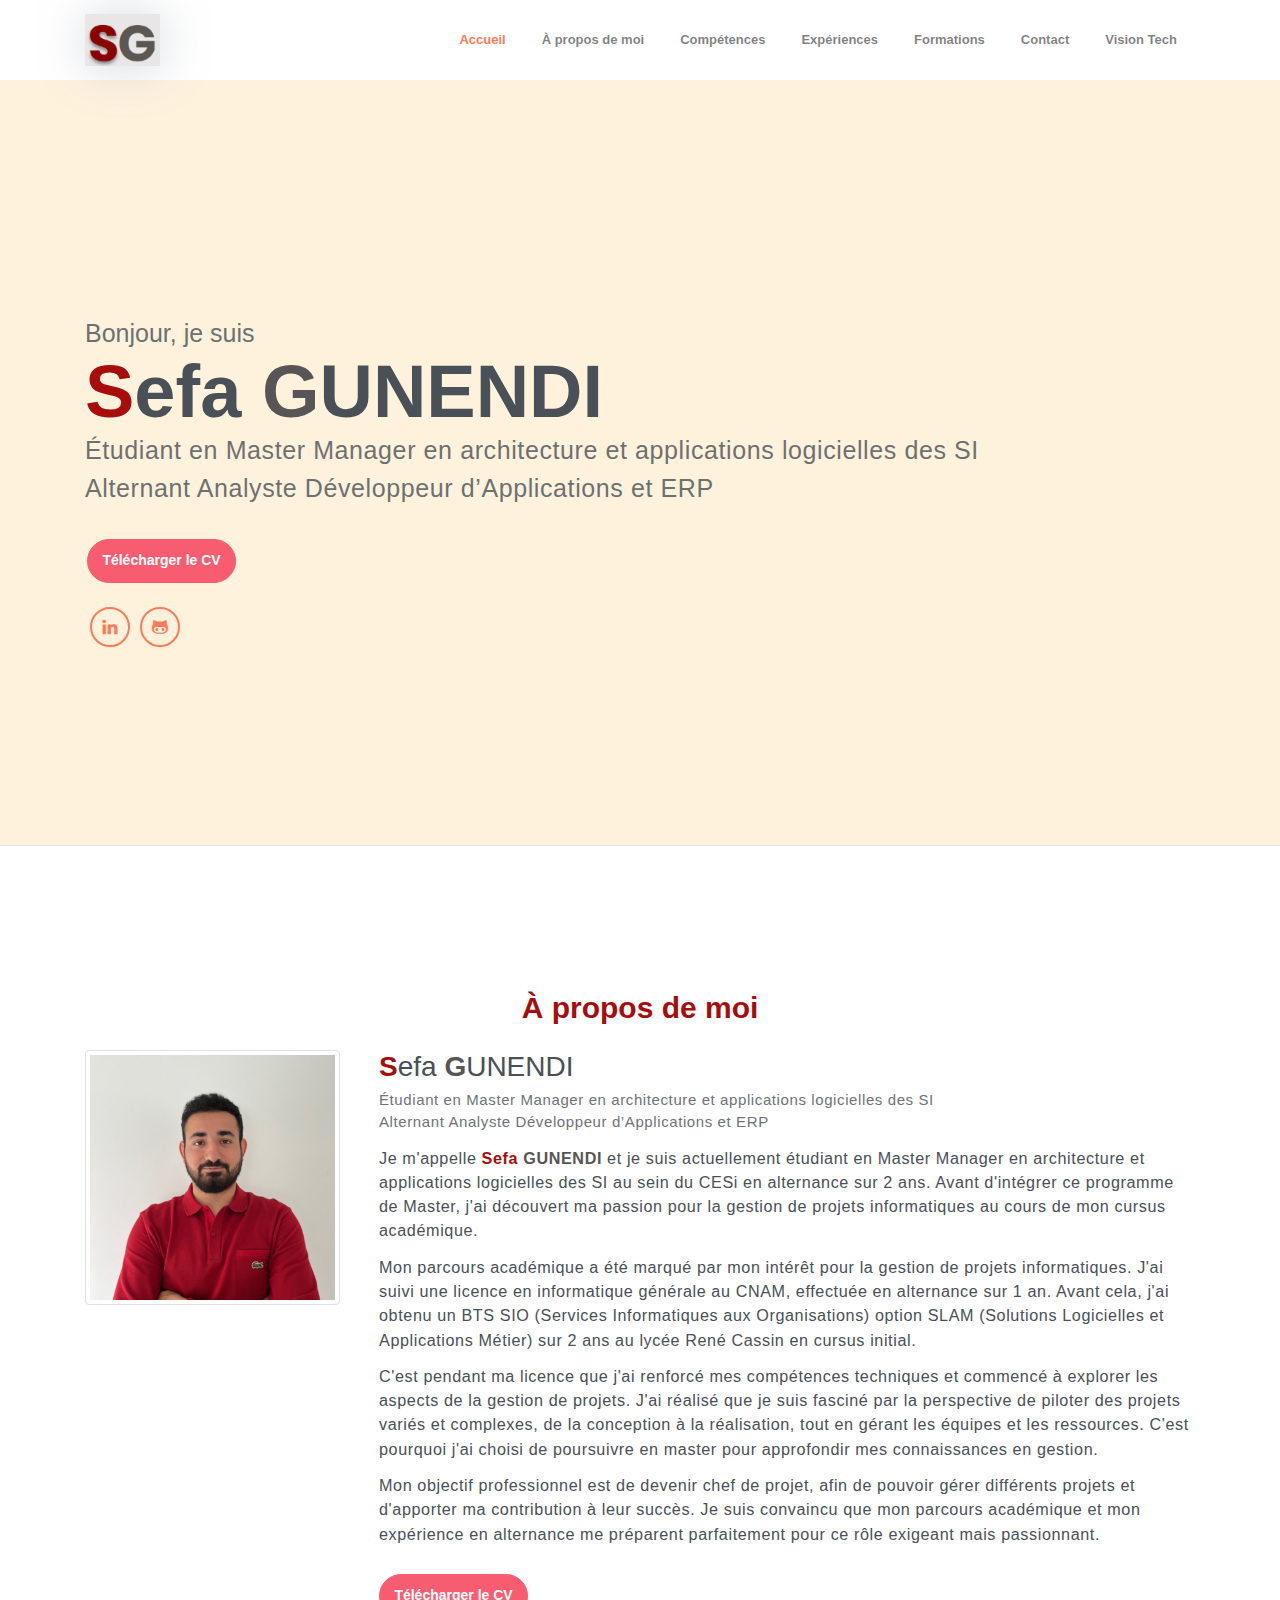
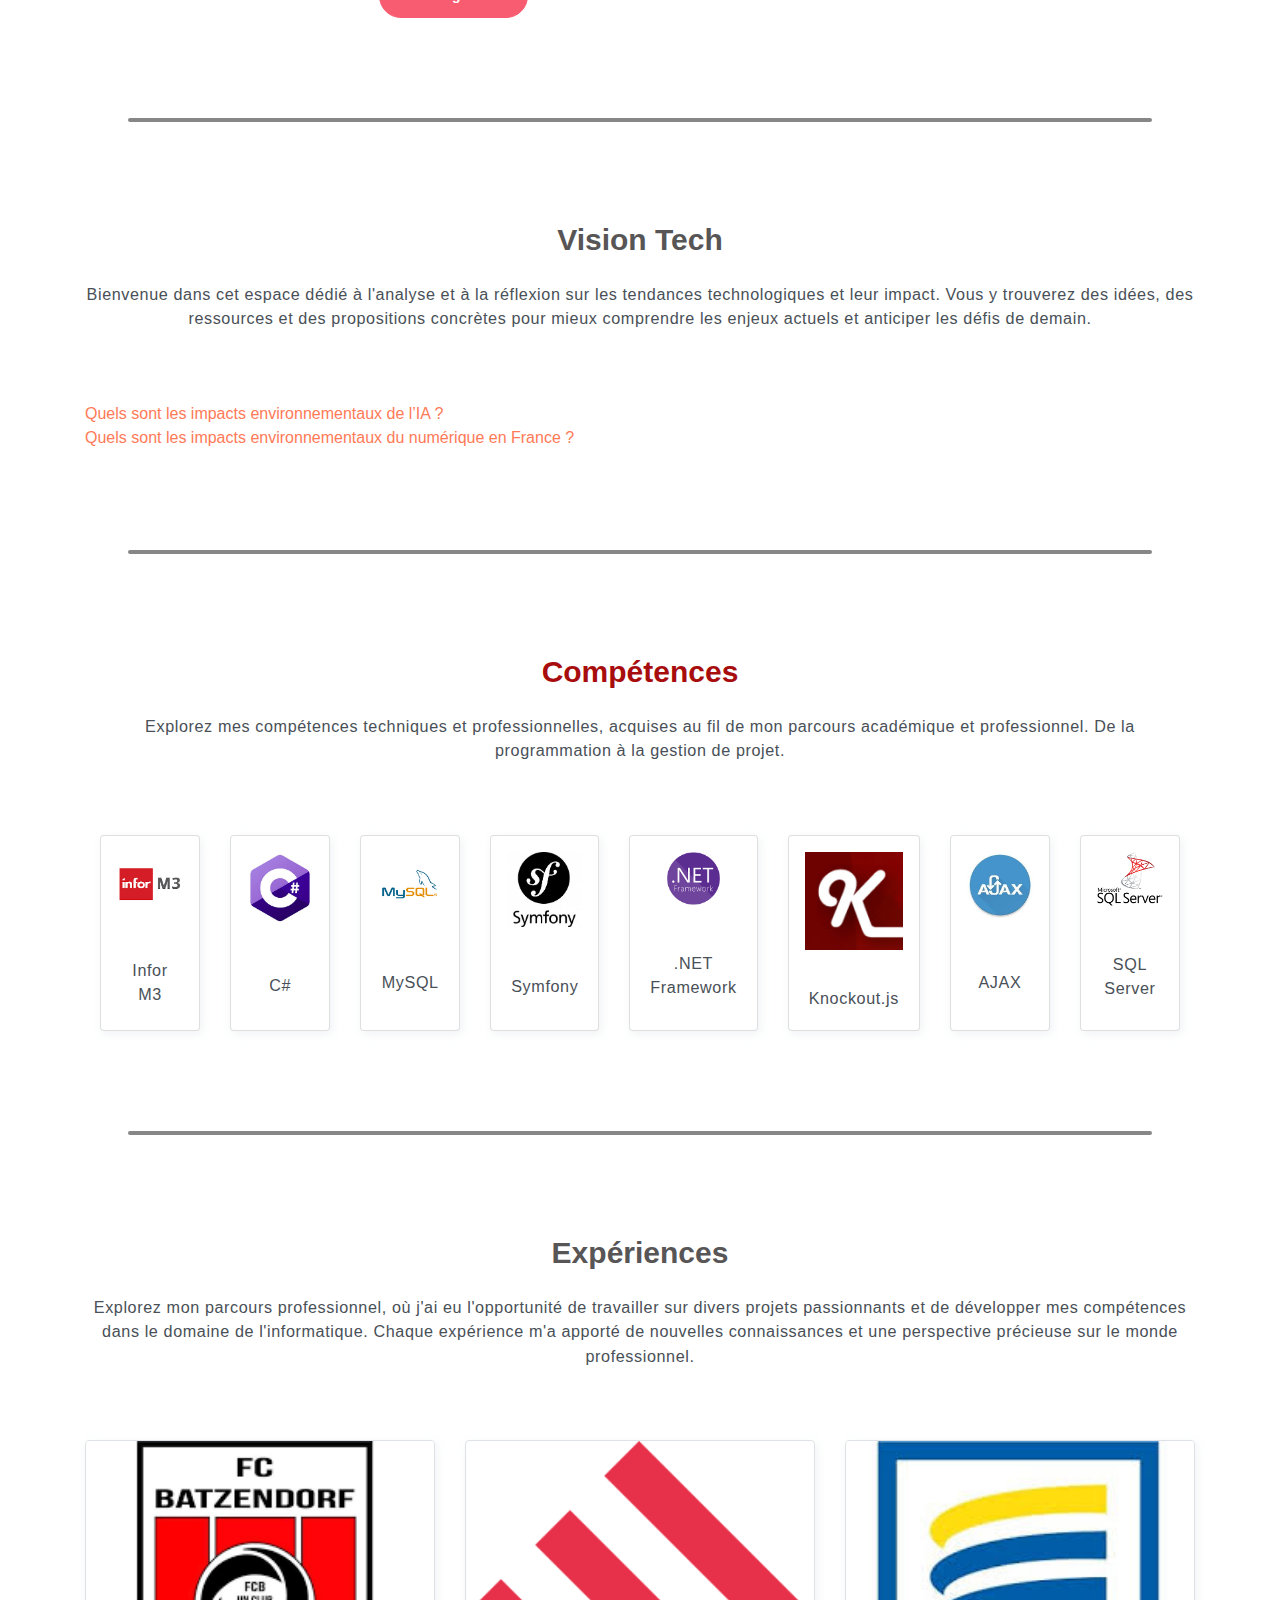
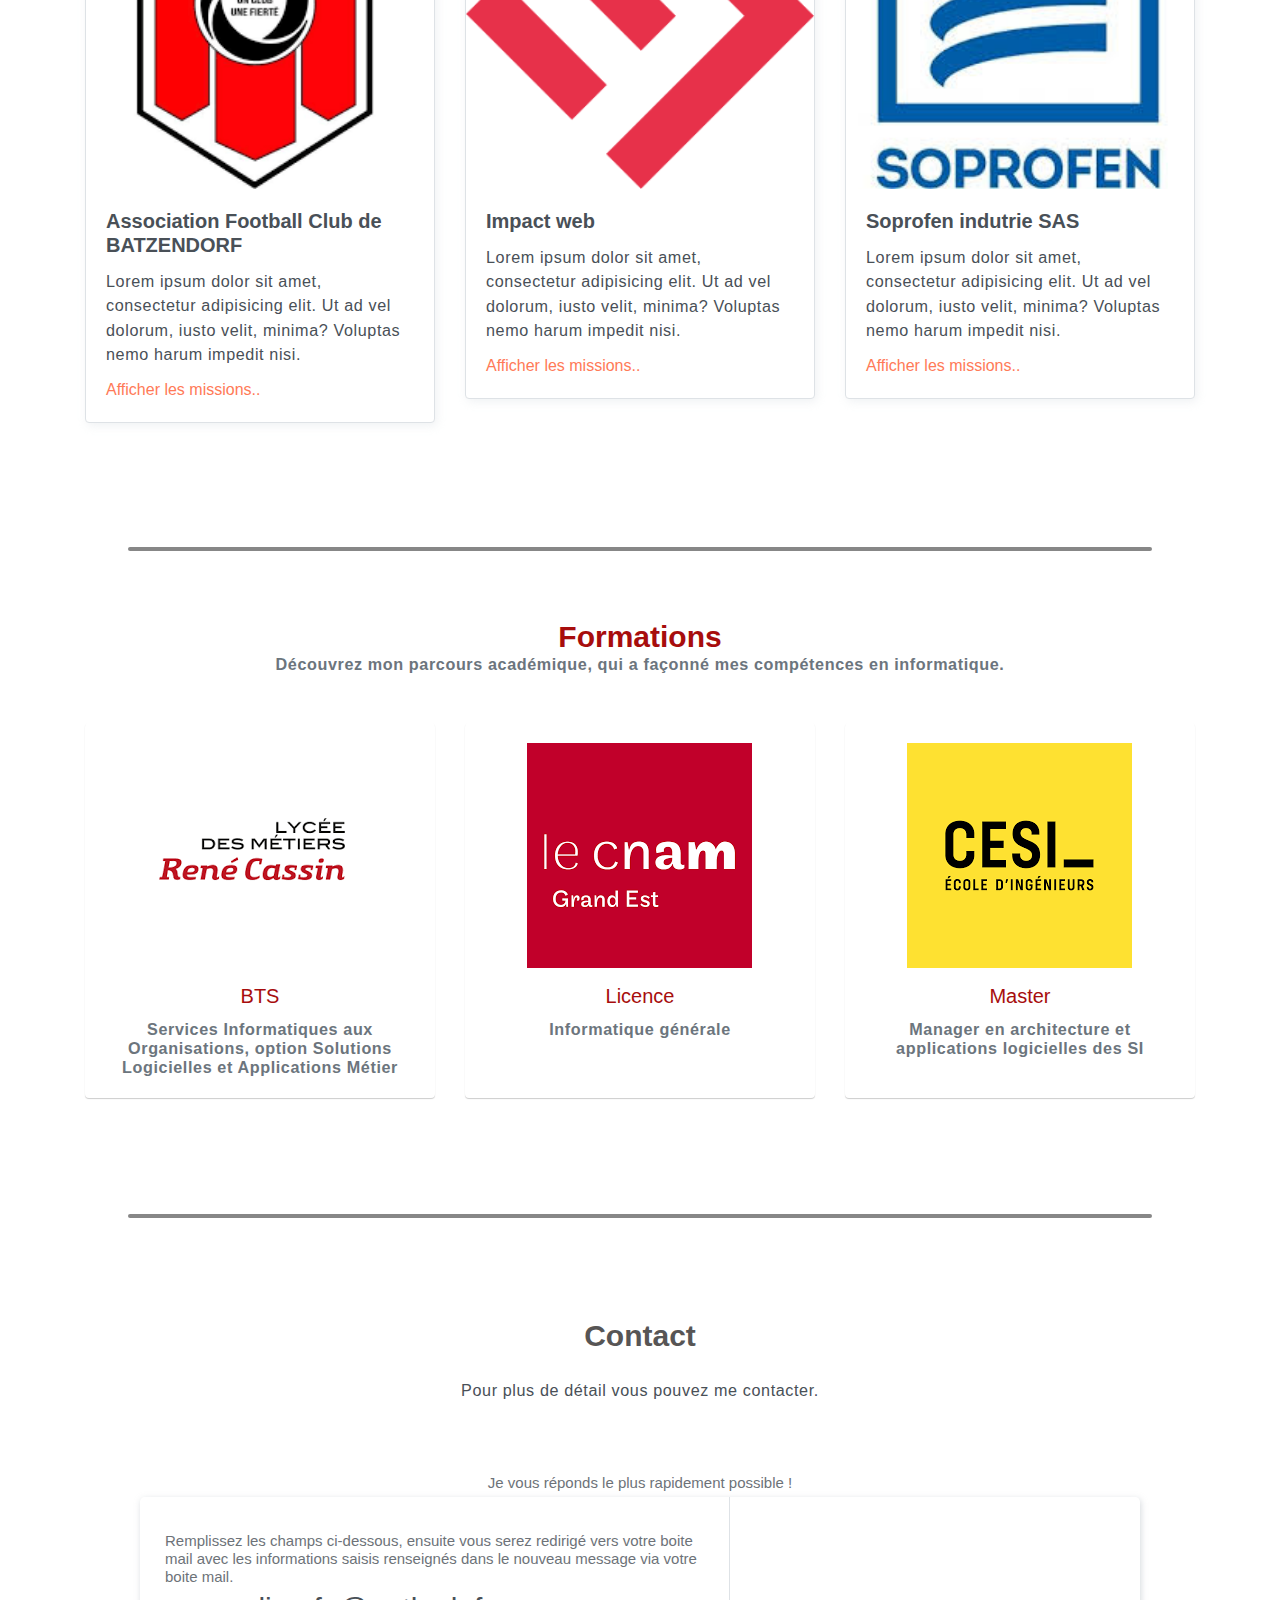
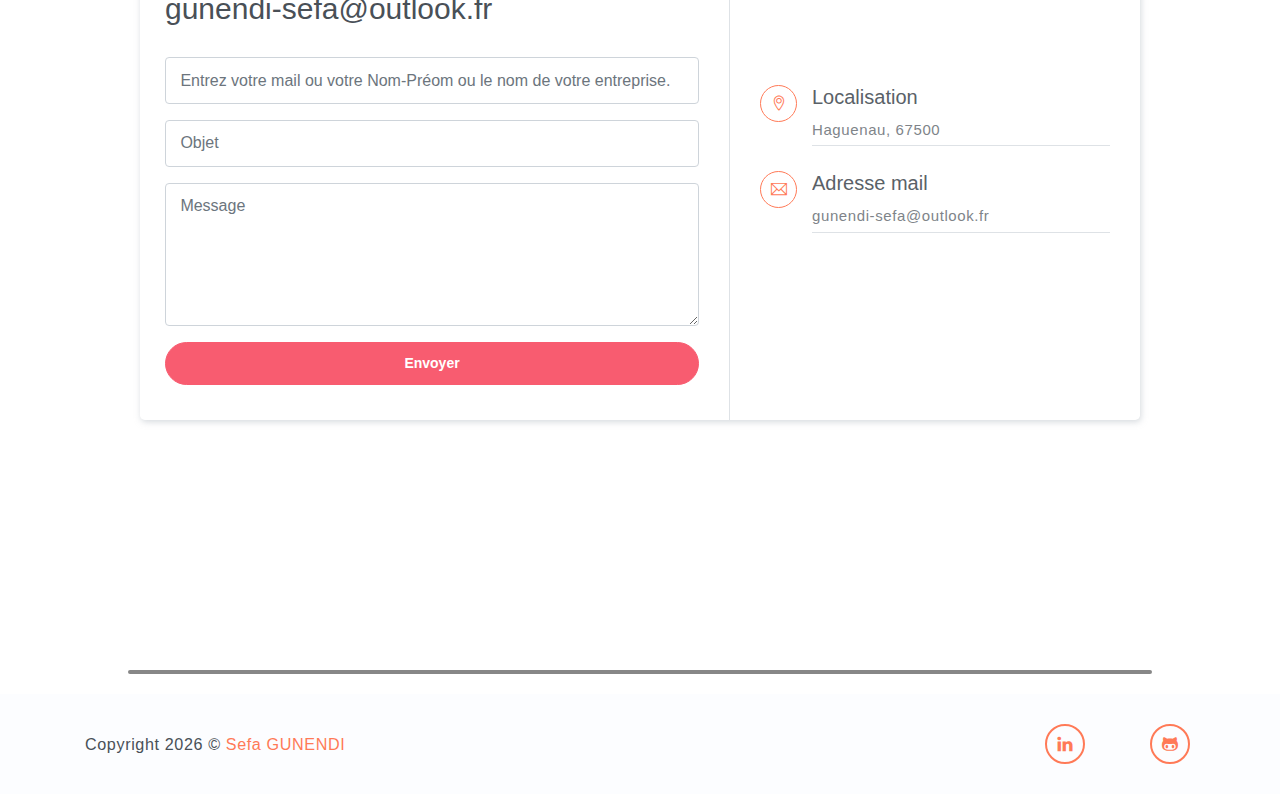
<file: index.html>
<!DOCTYPE html>
<html lang="en">
<head>
	<meta charset="utf-8">
    <meta name="viewport" content="width=device-width, initial-scale=1, shrink-to-fit=no">
    <title>Sefa GUNENDI</title>
    <!-- font icons -->
    <link rel="stylesheet" href="assets/vendors/themify-icons/css/themify-icons.css">
    <!-- Bootstrap + Steller main styles -->
	<link rel="stylesheet" href="assets/css/steller.css">
</head>
<body data-spy="scroll" data-target=".navbar" data-offset="40" id="home">

    <!-- Page navigation -->
    <nav class="navbar navbar-expand-lg navbar-light fixed-top" data-spy="affix" data-offset-top="0">
        <div class="container">
            <a class="navbar-brand" href="#"><img src="assets/imgs/sg.png" alt=""></a>
            <button class="navbar-toggler" type="button" data-toggle="collapse" data-target="#navbarSupportedContent" aria-controls="navbarSupportedContent" aria-expanded="false" aria-label="Toggle navigation">
                <span class="navbar-toggler-icon"></span>
            </button>

            <div class="collapse navbar-collapse" id="navbarSupportedContent">
                <ul class="navbar-nav ml-auto align-items-center">
                    <li class="nav-item">
                        <a class="nav-link" href="#home">Accueil</a>
                    </li>
                    <li class="nav-item">
                        <a class="nav-link" href="#about">À propos de moi</a>
                    </li>
                    <li class="nav-item">
                        <a class="nav-link" href="#Competences">Compétences</a>
                    </li>                   
                    <!-- <li class="nav-item">
                        <a class="nav-link" href="#portfolio">Portfolio</a>
                    </li>
                    <li class="nav-item">
                        <a class="nav-link" href="#testmonial">Testmonial</a>
                    </li>-->
                    <li class="nav-item">
                        <a class="nav-link" href="#Experiences">Expériences</a>
                    </li>
                    <li class="nav-item">
                        <a class="nav-link" href="#formations">Formations</a>
                    </li>
                    <li class="nav-item">
                        <a class="nav-link" href="#contact">Contact</a>
                    </li>
                    <li class="nav-item">
                        <a class="nav-link" href="#VisionTech" >Vision Tech</a>
                    </li>
                    <!--<li class="nav-item">
                        <a class="- btn btn-primary rounded ml-4" href="components.html">Copmonents</a>
                    </li> -->
                </ul>
            </div>
        </div>          
    </nav>
    <!-- End of page navibation -->

    <!-- Page Header -->
    <header class="header" id="home">
        <div class="container">
            <div class="infos">
                <h6 class="subtitle">Bonjour, je suis</h6>
                <h6 class="title"><span style="color: #a70d0d; font-weight: bold;">S</span>efa <span style="color: #575555; font-weight: bold;">G</span>UNENDI</h6>
                <p class="subtitle">Étudiant en Master Manager en architecture et applications logicielles des SI </br> Alternant Analyste Développeur d’Applications et ERP</p>

                <div class="buttons pt-3">
                    <!-- <button class="btn btn-primary rounded">HIRE ME</button> -->
                    <a href="assets/pdf/CV_Sefa_Gunendi.pdf" download class="btn btn-danger rounded mt-3">Télécharger le CV</a> 
                </div>      

                <div class="socials mt-4">
                    <a href="https://www.linkedin.com/in/sefa-gunendi-5a63a61a1/" class="social-item" href="javascript:void(0)"><i class="ti-linkedin"></i></a>
                    <a class="social-item" href="javascript:void(0)"><i class="ti-github"></i></a>
                </div>
            </div>              
            <!-- <div class="img-holder">
                <img src="assets/imgs/man.svg" alt="">
            </div>       -->
        </div>  

        <!-- Header-widget -->
        <!-- <div class="widget">
            <div class="widget-item">
                <h2>124</h2>
                <p>Happy Clients</p>
            </div>
            <div class="widget-item">
                <h2>456</h2>
                <p>Project Completed</p>
            </div>
            <div class="widget-item">
                <h2>789</h2>
                <p>Awards Won</p>
            </div>
        </div> -->
    </header>
    <!-- End of Page Header -->
    
    <!-- About section -->
    <section id="about" class="section mt-3">
        <div class="container mt-5">
            <div class="container text-center">
                <h6 class="section-title mb-4" style="color: #a70d0d; font-weight: bold;">À propos de moi</h6>
            </div>
            <div class="row text-center text-md-left">
                <div class="col-md-3">
                    <img src="assets/imgs/sefa.jpg" alt="" class="img-thumbnail mb-4 animated-image">
                </div>
                <div class="pl-md-4 col-md-9">
                    <h6 class="title"><span style="color: #a70d0d; font-weight: bold;">S</span>efa <span style="color: #575555; font-weight: bold;">G</span>UNENDI</h6>
                    <p class="subtitle">Étudiant en Master Manager en architecture et applications logicielles des SI </br> Alternant Analyste Développeur d’Applications et ERP</p>
                    <p>Je m'appelle <span style="color: #a70d0d; font-weight: bold;">Sefa</span> <span style="color: #575555; font-weight: bold;">GUNENDI</span> et je suis actuellement étudiant en Master Manager en architecture et applications logicielles des SI au sein du CESi en alternance sur 2 ans. Avant d'intégrer ce programme de Master, j'ai découvert ma passion pour la gestion de projets informatiques au cours de mon cursus académique.</p>
                    <p>Mon parcours académique a été marqué par mon intérêt pour la gestion de projets informatiques. J'ai suivi une licence en informatique générale au CNAM, effectuée en alternance sur 1 an. Avant cela, j'ai obtenu un BTS SIO (Services Informatiques aux Organisations) option SLAM (Solutions Logicielles et Applications Métier) sur 2 ans au lycée René Cassin en cursus initial.</p>
                    <p>C'est pendant ma licence que j'ai renforcé mes compétences techniques et commencé à explorer les aspects de la gestion de projets. J'ai réalisé que je suis fasciné par la perspective de piloter des projets variés et complexes, de la conception à la réalisation, tout en gérant les équipes et les ressources. C'est pourquoi j'ai choisi de poursuivre en master pour approfondir mes connaissances en gestion.</p>
                    <p>Mon objectif professionnel est de devenir chef de projet, afin de pouvoir gérer différents projets et d'apporter ma contribution à leur succès. Je suis convaincu que mon parcours académique et mon expérience en alternance me préparent parfaitement pour ce rôle exigeant mais passionnant.</p>
                    <a href="assets/pdf/CV_Sefa_Gunendi.pdf" download class="btn btn-danger rounded mt-3">Télécharger le CV</a>             
                </div>
            </div>
        </div>
    </section>
    <hr class="custom-hr">
     <!--  Section  Vision Tech -->
     <section id="VisionTech" class="section">
        <div class="container text-center">
            <h6 class="section-title mb-4" style="color: #575555; font-weight: bold;">Vision Tech</h6>
            <p class="mb-5 pb-4">Bienvenue dans cet espace dédié à l'analyse et à la réflexion sur les tendances technologiques et leur impact. Vous y trouverez des idées, des ressources et des propositions concrètes pour mieux comprendre les enjeux actuels et anticiper les défis de demain.</p>  
            <div class="container text-center">
                <div class="row">
                    <a href="https://www.greenit.fr/2024/08/15/quels-sont-les-impacts-environnementaux-de-lia/" target="_blank">Quels sont les impacts environnementaux de l’IA ?</a> 
                </div>
                <div class="row">
                    <a href="https://www.greenit.fr/2020/06/23/quels-sont-les-impacts-environnementaux-du-numerique-en-france/" target="_blank">Quels sont les impacts environnementaux du numérique en France ?</a> 
                </div>                 
            </div>
        </div>  
    </section>
    <hr class="custom-hr">
    <!-- Competences section -->
    <section id="Competences" class="section">
        <div class="container text-center">
            <h6 class="section-title mb-4" style="color: #a70d0d; font-weight: bold;">Compétences</h6>
            <p class="mb-5 pb-4">Explorez mes compétences techniques et professionnelles, acquises au fil de mon parcours académique et professionnel. De la programmation à la gestion de projet.</p>
            <div class="container mt-4">
                <div class="row row-cols-1 row-cols-md-4 g-4">
                    <!-- Carte 1 -->
                    <div class="col">
                        <div class="card h-100 text-center">
                            <img src="assets/imgs/infor.png" alt="" class="card-img-top img-fluid p-3">
                            <div class="card-body d-flex align-items-center justify-content-center">
                                <p class="card-text">Infor M3</p>
                            </div>
                        </div>
                    </div>
                    <!-- Carte 2 -->
                    <div class="col">
                        <div class="card h-100 text-center">
                            <img src="assets/imgs/csharp.jpg" alt="" class="card-img-top img-fluid p-3">
                            <div class="card-body d-flex align-items-center justify-content-center">
                                <p class="card-text">C#</p>
                            </div>
                        </div>
                    </div>
                    <!-- Carte 3 -->
                    <div class="col">
                        <div class="card h-100 text-center">
                            <img src="assets/imgs/mysql.png" alt="" class="card-img-top img-fluid p-3">
                            <div class="card-body d-flex align-items-center justify-content-center">
                                <p class="card-text">MySQL</p>
                            </div>
                        </div>
                    </div>
                    <!-- Carte 4 -->
                    <div class="col">
                        <div class="card h-100 text-center">
                            <img src="assets/imgs/symfony.jpg" alt="" class="card-img-top img-fluid p-3">
                            <div class="card-body d-flex align-items-center justify-content-center">
                                <p class="card-text">Symfony</p>
                            </div>
                        </div>
                    </div>
                    <!-- Carte 5 -->
                    <div class="col">
                        <div class="card h-100 text-center">
                            <img src="assets/imgs/dotnet.png" alt="" class="card-img-top img-fluid p-3">
                            <div class="card-body d-flex align-items-center justify-content-center">
                                <p class="card-text">.NET Framework</p>
                            </div>
                        </div>
                    </div>
                    <!-- Carte 6 -->
                    <div class="col">
                        <div class="card h-100 text-center">
                            <img src="assets/imgs/knockout.jpg" alt="" class="card-img-top img-fluid p-3">
                            <div class="card-body d-flex align-items-center justify-content-center">
                                <p class="card-text">Knockout.js</p>
                            </div>
                        </div>
                    </div>
                    <!-- Carte 7 -->
                    <div class="col">
                        <div class="card h-100 text-center">
                            <img src="assets/imgs/ajax.jpg" alt="" class="card-img-top img-fluid p-3">
                            <div class="card-body d-flex align-items-center justify-content-center">
                                <p class="card-text">AJAX</p>
                            </div>
                        </div>
                    </div>
                    <!-- Carte 8 -->
                    <div class="col">
                        <div class="card h-100 text-center">
                            <img src="assets/imgs/sqlserver.png" alt="" class="card-img-top img-fluid p-3">
                            <div class="card-body d-flex align-items-center justify-content-center">
                                <p class="card-text">SQL Server</p>
                            </div>
                        </div>
                    </div>
                </div>
            </div>
    </section>    
    <!-- End of Sectoin -->
    <hr class="custom-hr">

    <!-- Expériences Section -->
    <section id="Experiences" class="section">
        <div class="container text-center">
            <h6 class="section-title mb-4" style="color: #575555; font-weight: bold;">Expériences</h6>
            <p class="mb-5 pb-4">Explorez mon parcours professionnel, où j'ai eu l'opportunité de travailler sur divers projets passionnants et de développer mes compétences dans le domaine de l'informatique. Chaque expérience m'a apporté de nouvelles connaissances et une perspective précieuse sur le monde professionnel.</p>

            <div class="row text-left">
                <div class="col-md-4">
                    <div class="card border mb-4">
                        <img src="assets/imgs/batzendorf.png" alt="" class="card-img-top w-100">
                        <div class="card-body">
                            <h5 class="card-title" style=" font-weight: bold;">Association Football Club de BATZENDORF</h5>
                            <p>Lorem ipsum dolor sit amet, consectetur adipisicing elit. Ut ad vel dolorum, iusto velit, minima? Voluptas nemo harum impedit nisi.</p>
                            <div  id="missions-list" style="display: none;">
                                <p style="color: #a70d0d; font-weight: bold;">Missions :</p>
                                <ul>
                                    <li>Maquettage</li>
                                    <li>Création de site CMS</li>
                                </ul> 
                            </div>
                            <a href="javascript:void(0)" onclick="toggleMissions()">Afficher les missions..</a>
                        </div>
                    </div>
                </div>
                <div class="col-md-4">
                    <div class="card border mb-4">
                        <img src="assets/imgs/Logo_rouge.png" alt="" class="card-img-top w-100">
                        <div class="card-body">
                            <h5 class="card-title" style=" font-weight: bold;">Impact web</h5>
                            <p>Lorem ipsum dolor sit amet, consectetur adipisicing elit. Ut ad vel dolorum, iusto velit, minima? Voluptas nemo harum impedit nisi.</p>
                            <div  id="missions-list1" style="display: none;">
                                <p style="color: #a70d0d; font-weight: bold;">Missions :</p>
                                <ul>
                                    <li>Rédaction cahier des charges</li>
                                    <li>Planification du projet</li>
                                    <li>Choix de la stack technique</li>
                                    <li>Répartition des tâches</li>
                                    <li>Conception du modèle de données</li>
                                    <li>Mise en place de la Base de données</li>
                                    <li>Développement FRONTEND et BACKEND</li>
                                    <li>Correction de bug</li>
                                    <li>Suivi et reporting</li>
                                </ul> 
                            </div>
                            <a href="javascript:void(0)" onclick="toggleMissions1()">Afficher les missions..</a>
                        </div>
                    </div>
                </div>
                <div class="col-md-4">
                    <div class="card border mb-4">
                        <img src="assets/imgs/soprofen.jpg" alt="" class="card-img-top w-100">
                        <div class="card-body">
                            <h5 class="card-title" style=" font-weight: bold;">Soprofen indutrie SAS</h5>
                            <p>Lorem ipsum dolor sit amet, consectetur adipisicing elit. Ut ad vel dolorum, iusto velit, minima? Voluptas nemo harum impedit nisi.</p>
                            <div  id="missions-list2" style="display: none;">
                                <p style="color: #a70d0d; font-weight: bold;">Missions :</p>
                                <ul>
                                    <li>Mise en place de Workflow dans l'ERP INFOR</li>
                                    <li>Développement d'un outil d'ordonnancement pour le métier</li>
                                    <li>Édition des étiquettes</li>
                                    <li>Correction de bug</li>
                                </ul> 
                            </div>
                            <a href="javascript:void(0)" onclick="toggleMissions2()">Afficher les missions..</a>
                        </div>
                    </div>
                </div>
            </div>
        </div>
    </section>
    <hr class="custom-hr">
    <!--  Section  Formations -->
    <section id="formations" class="py-5">
        <div class="container text-center">
            <h6 class="section-title mb-4" style="color: #a70d0d; font-weight: bold;">Formations</h>
            <p class="mb-5 text-muted">Découvrez mon parcours académique, qui a façonné mes compétences en informatique.</p>
            
            <div class="row justify-content-center">
                <!-- BTS -->
                <div class="col-md-4 mb-4">
                    <div class="card shadow border-0 h-100">
                        <div class="card-body text-center">
                            <img src="assets/imgs/rene_cassin.png" class="img-fluid mb-3" alt="René Cassin">
                            <h5 class="card-title">BTS</h5>
                            <p class="card-text text-muted">Services Informatiques aux Organisations, option Solutions Logicielles et Applications Métier</p>
                        </div>
                    </div>
                </div>
                
                <!-- Licence -->
                <div class="col-md-4 mb-4">
                    <div class="card shadow border-0 h-100">
                        <div class="card-body text-center">
                            <img src="assets/imgs/cnam.png" class="img-fluid mb-3" alt="Le Cnam">
                            <h5 class="card-title">Licence</h5>
                            <p class="card-text text-muted">Informatique générale</p>
                        </div>
                    </div>
                </div>
                
                <!-- Master -->
                <div class="col-md-4 mb-4">
                    <div class="card shadow border-0 h-100">
                        <div class="card-body text-center">
                            <img src="assets/imgs/cesi.png" class="img-fluid mb-3" alt="CESI">
                            <h5 class="card-title">Master</h5>
                            <p class="card-text text-muted">Manager en architecture et applications logicielles des SI</p>
                        </div>
                    </div>
                </div>
            </div>
        </div>
    </section>
    
    <hr class="custom-hr">
       
    <!-- Section  Contact -->
    <section id="contact" class="position-relative section">
        <div class="container text-center">
            <h6 class="section-title mb-4" style="color: #575555; font-weight: bold;">Contact</h6>
            <p class="mb-5 pb-4">Pour plus de détail vous pouvez me contacter.</p>
            <h6 class="subtitle">Je vous réponds le plus rapidement possible !</h6>

            <div class="contact text-left">
                <div class="form">
                    <h6 class="subtitle">Remplissez les champs ci-dessous, ensuite vous serez redirigé vers votre boite mail avec les informations saisis renseignés dans le  nouveau message via votre boite mail.</h6>
                    <h6 class="section-title mb-4">gunendi-sefa@outlook.fr</h6>
                    <form id="contact-form">
                        <div class="form-group">
                            <input type="email" class="form-control" id="email" placeholder="Entrez votre mail ou votre Nom-Préom ou le nom de votre entreprise." required>
                        </div>
                        <div class="form-group">
                            <input type="text" class="form-control" id="subject" placeholder="Objet" required>
                        </div>
                        <div class="form-group">
                            <textarea id="message" cols="30" rows="5" class="form-control" placeholder="Message" required></textarea>
                        </div>
                        <button type="button" class="btn btn-danger btn-block rounded w-lg" onclick="openMailClient()">Envoyer</button>
                    </form>
                </div>
                <div class="contact-infos">
                    <div class="item">
                        <i class="ti-location-pin"></i>
                        <div class="">
                            <h5>Localisation</h5>
                            <p> Haguenau, 67500</p>
                        </div>                          
                    </div>
                    <!-- <div class="item">
                        <i class="ti-mobile"></i>
                        <div>
                            <h5>Phone Number</h5>
                            <p>(123) 456-7890</p>
                        </div>                          
                    </div> -->
                    <div class="item">
                        <i class="ti-email"></i>
                        <div class="mb-0">
                            <h5>Adresse mail</h5>
                            <p>gunendi-sefa@outlook.fr</p>
                        </div>
                    </div>
                </div>                  
            </div>
        </div>  
        <div id="map">
            <iframe src="https://www.google.com/maps/embed?pb=!1m18!1m12!1m3!1d168064.6853380816!2d7.656474643144296!3d48.8389344327262!2m3!1f0!2f0!3f0!3m2!1i1024!2i768!4f13.1!3m3!1m2!1s0x4796ead8d20fa469%3A0xa655202112adb97a!2s67500%20Haguenau!5e0!3m2!1sen!2sfr!4v1716554195823!5m2!1sen!2sfr" width="600" height="450" style="border:0;" allowfullscreen="" loading="lazy" referrerpolicy="no-referrer-when-downgrade"></iframe>
        </div>      
    </section>   
    <hr class="custom-hr">
    <!-- End of Contact Section -->

    <!-- Page Footer -->
    <footer class="page-footer">
        <div class="container">
            <div class="row align-items-center">
                <div class="col-sm-6">
                    <p>Copyright <script>document.write(new Date().getFullYear())</script> &copy; <a href="" target="_blank">Sefa GUNENDI</a></p>
                </div>
                <div class="col-sm-6">
                    <div class="socials">
                        <a href="https://www.linkedin.com/in/sefa-gunendi-5a63a61a1/" class="social-item" href="javascript:void(0)"><i class="ti-linkedin"></i></a>
                        <a class="social-item" href="javascript:void(0)"><i class="ti-github"></i></a>
                    </div>
                </div>
            </div>
        </div>
    </footer> 
    <!-- End of page footer -->
	
	<!-- core  -->
    <script src="assets/vendors/jquery/jquery-3.4.1.js"></script>
    <script src="assets/vendors/bootstrap/bootstrap.bundle.js"></script>
    <!-- bootstrap 3 affix -->
	<script src="assets/vendors/bootstrap/bootstrap.affix.js"></script>

    <!-- steller js -->
    <script src="assets/js/steller.js"></script>
    
    <script>
        function toggleMissions() {
            var missionsList = document.getElementById('missions-list');
            if (missionsList.style.display === 'none' || missionsList.style.display === '') {
                missionsList.style.display = 'block';
            } else {
                missionsList.style.display = 'none';
            }
        }

        function toggleMissions1() {
            var missionsList = document.getElementById('missions-list1');
            if (missionsList.style.display === 'none' || missionsList.style.display === '') {
                missionsList.style.display = 'block';
            } else {
                missionsList.style.display = 'none';
            }
        }
        
        function toggleMissions2() {
            var missionsList = document.getElementById('missions-list2');
            if (missionsList.style.display === 'none' || missionsList.style.display === '') {
                missionsList.style.display = 'block';
            } else {
                missionsList.style.display = 'none';
            }
        }
    </script>
        
    <script>
        function openMailClient() {
            // Récupérer les valeurs des champs
            const email = document.getElementById('email').value;
            const subject = document.getElementById('subject').value;
            const message = document.getElementById('message').value;
                
            // Encoder les valeurs pour les inclure dans une URL
            const mailtoLink = `mailto:gunendi-sefa@outlook.fr?subject=${encodeURIComponent(subject)}&body=${encodeURIComponent(message + '\n\nFrom: ' + email)}`;
            
            // Ouvrir le client de messagerie par défaut avec les informations pré-remplies
            window.location.href = mailtoLink;
        }
    </script>     
</body>
</html>
</file>
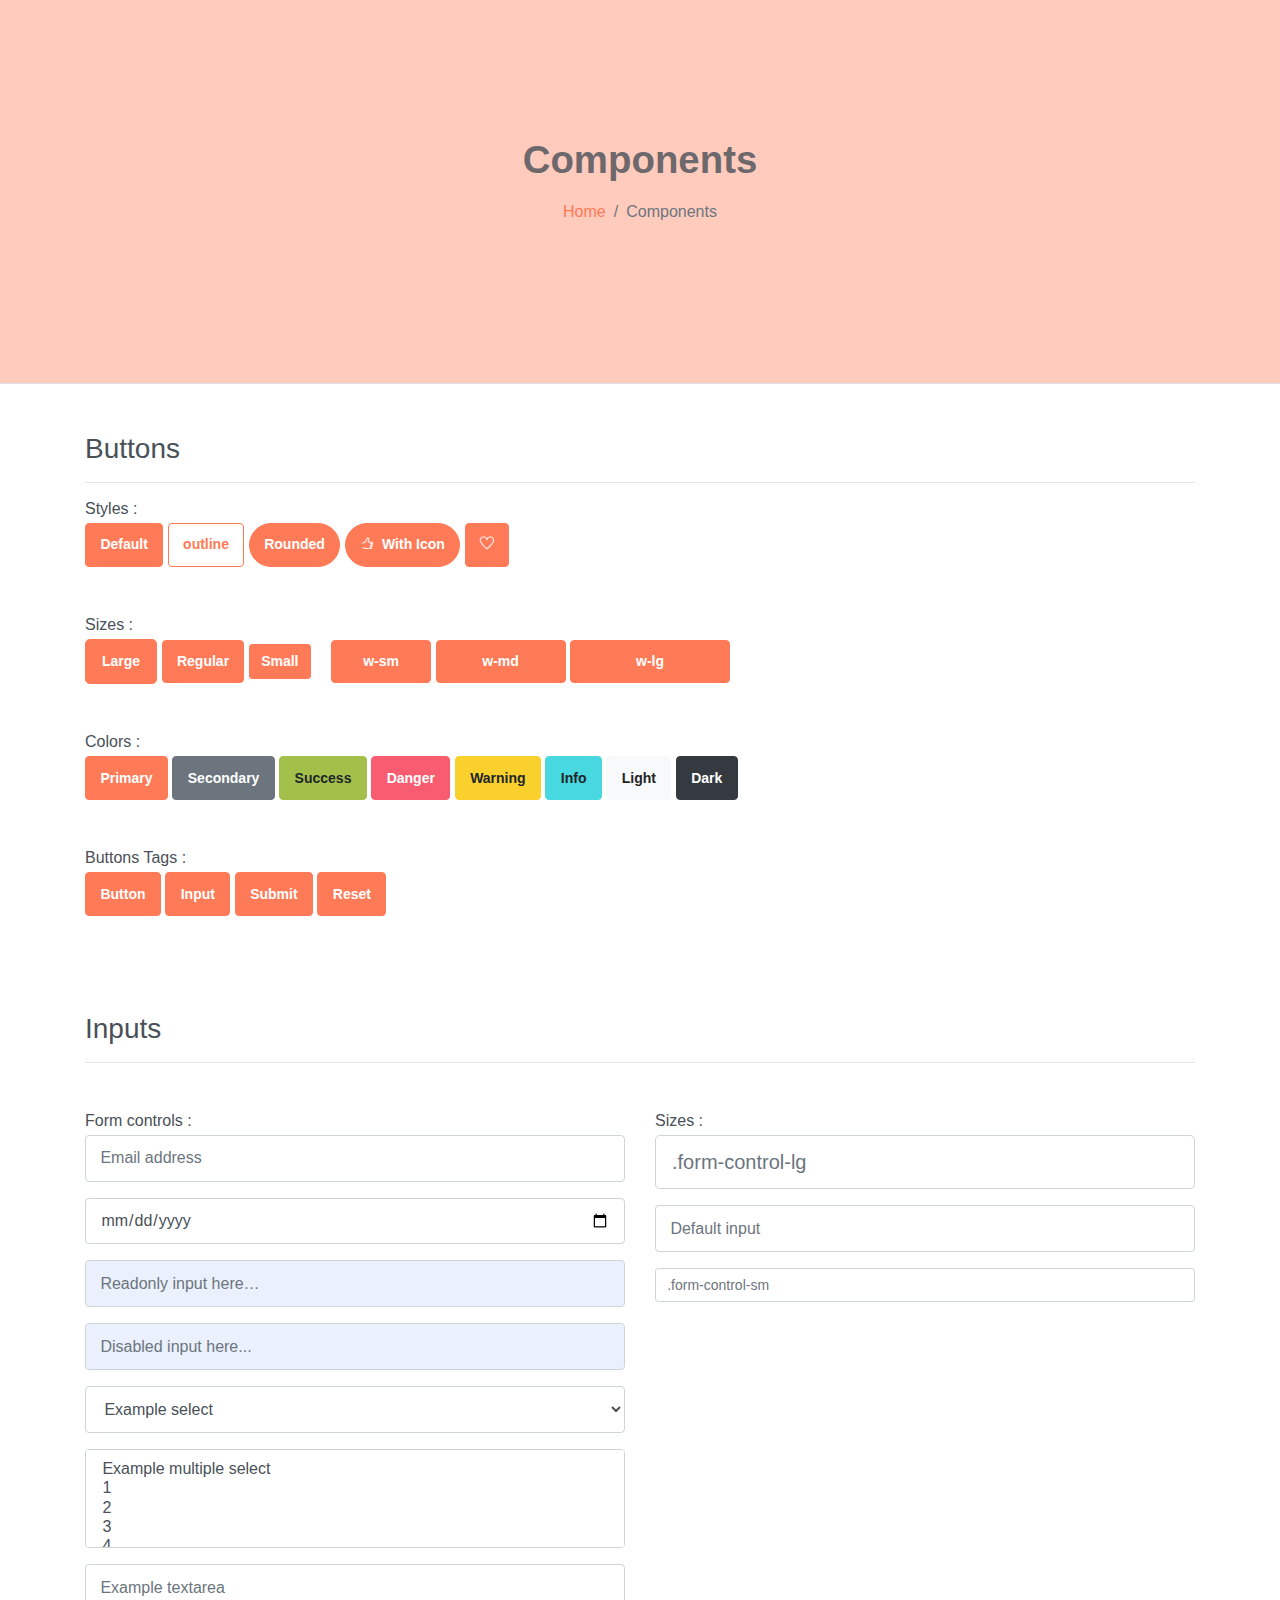
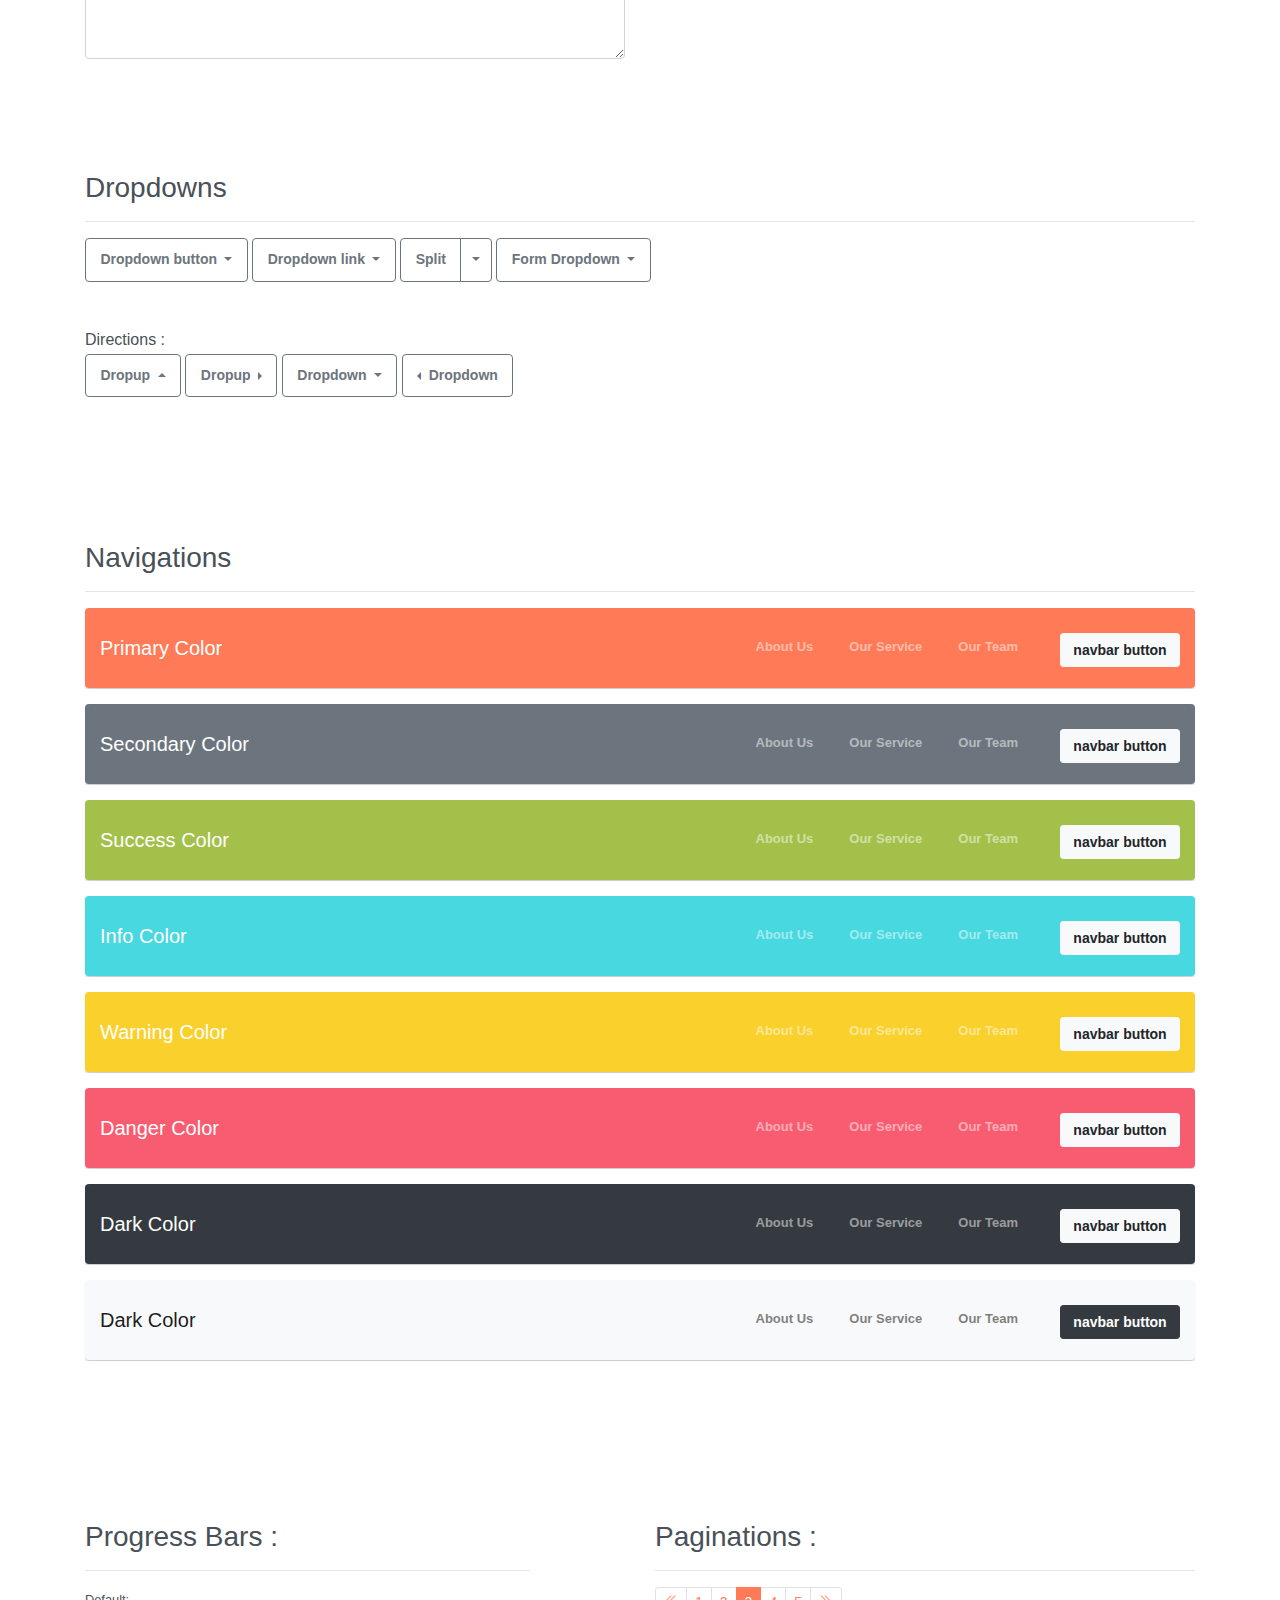
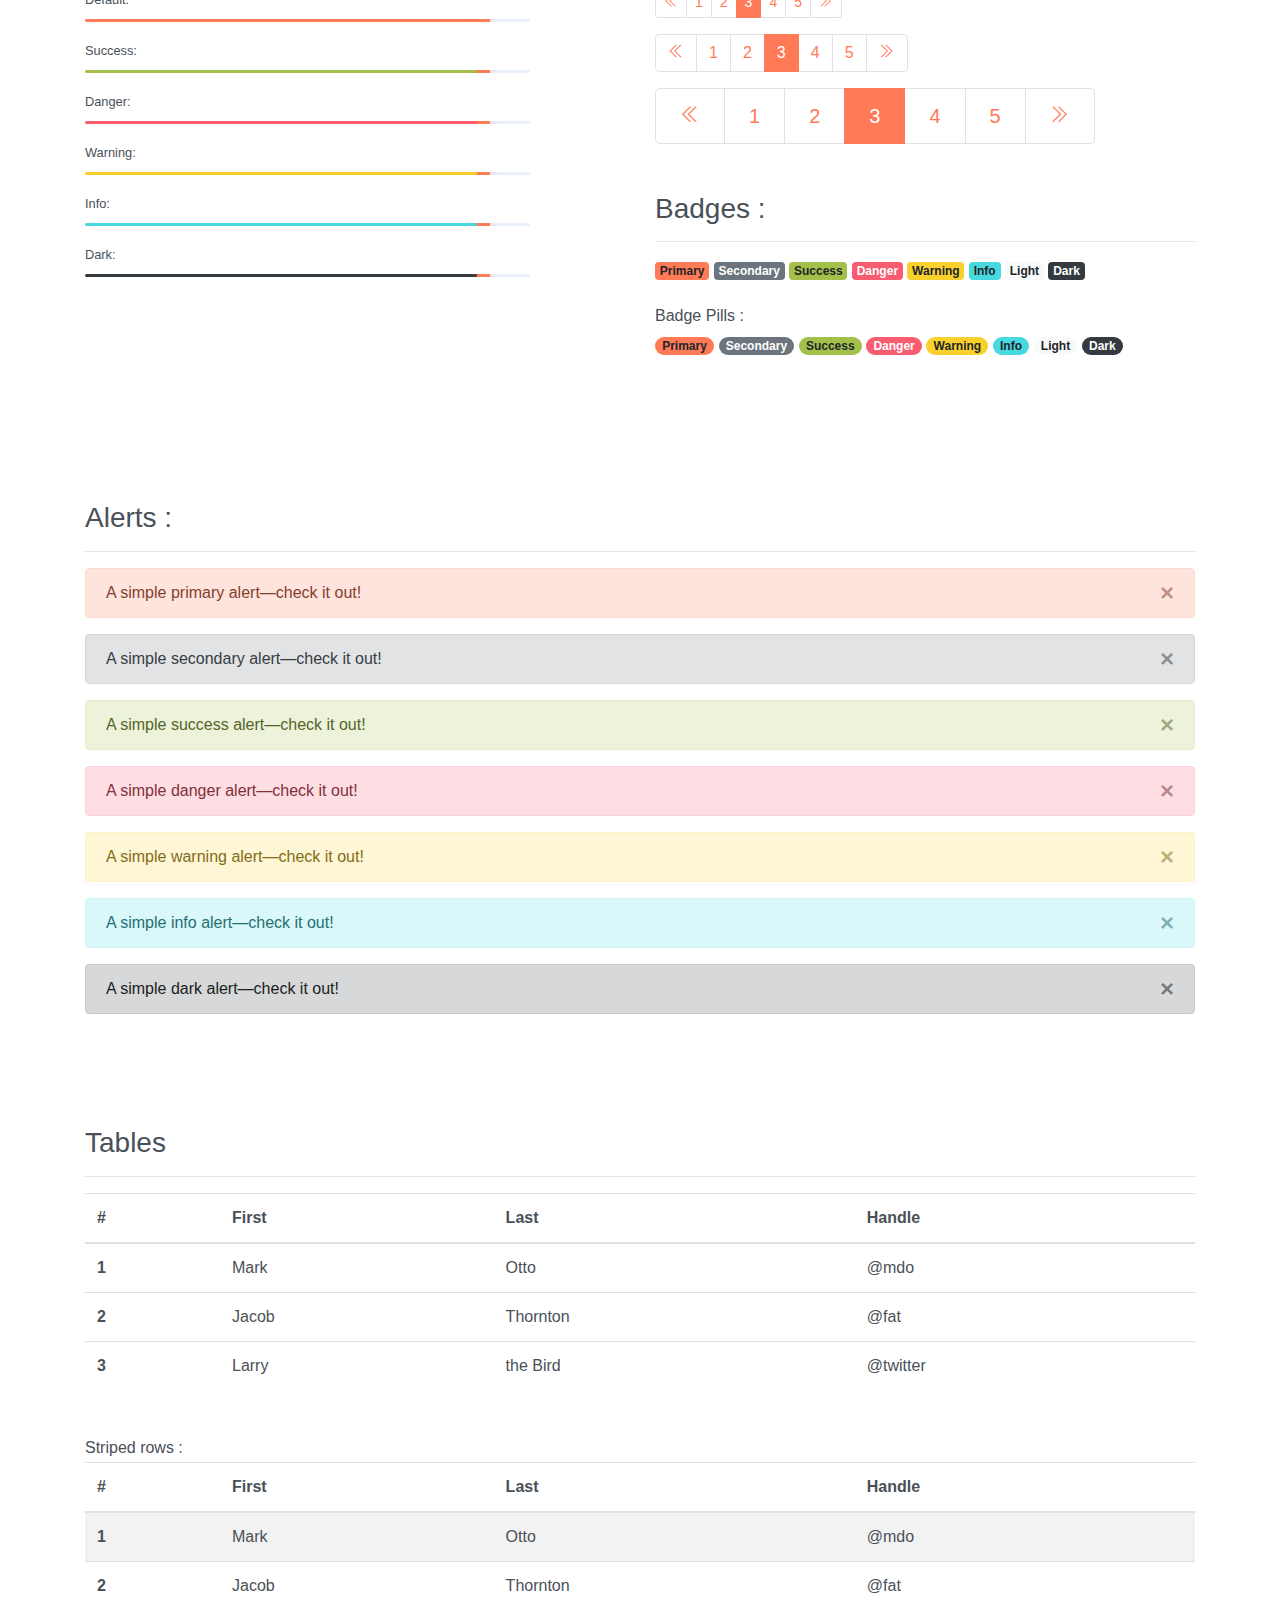
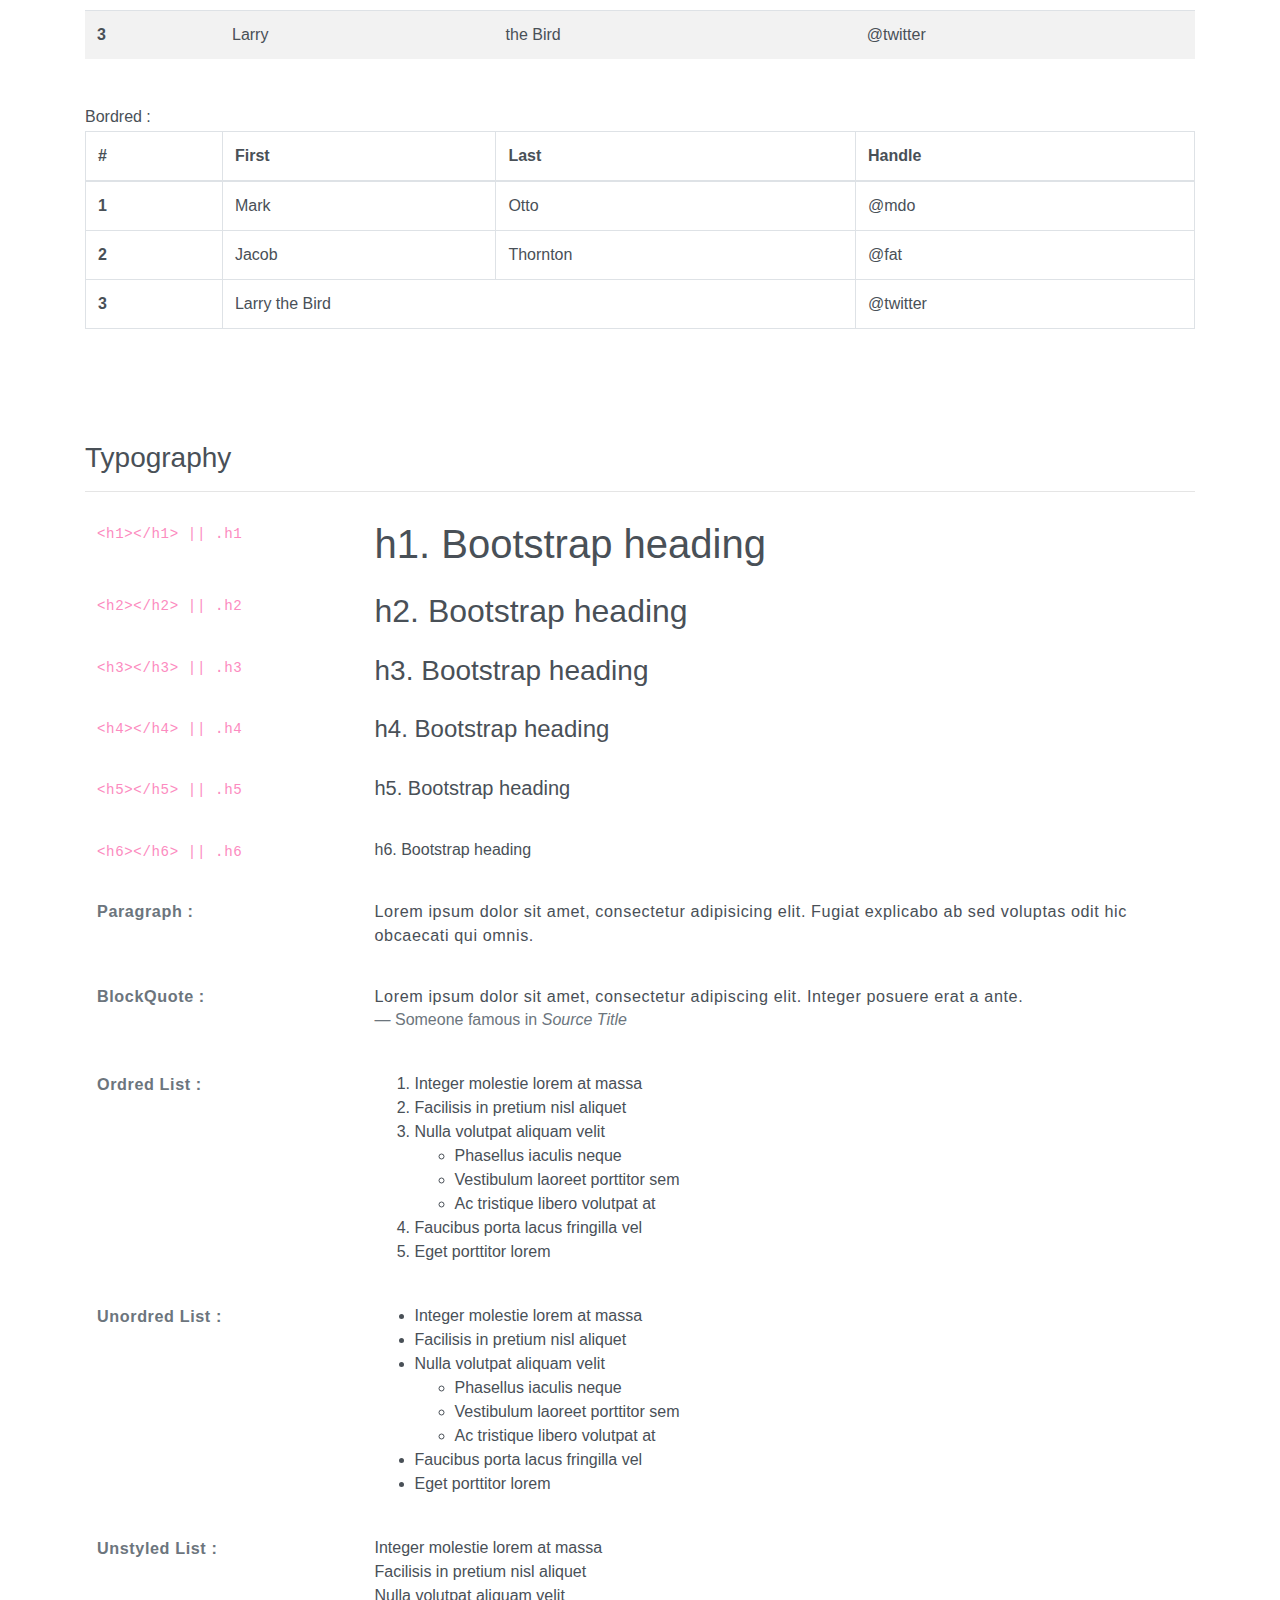
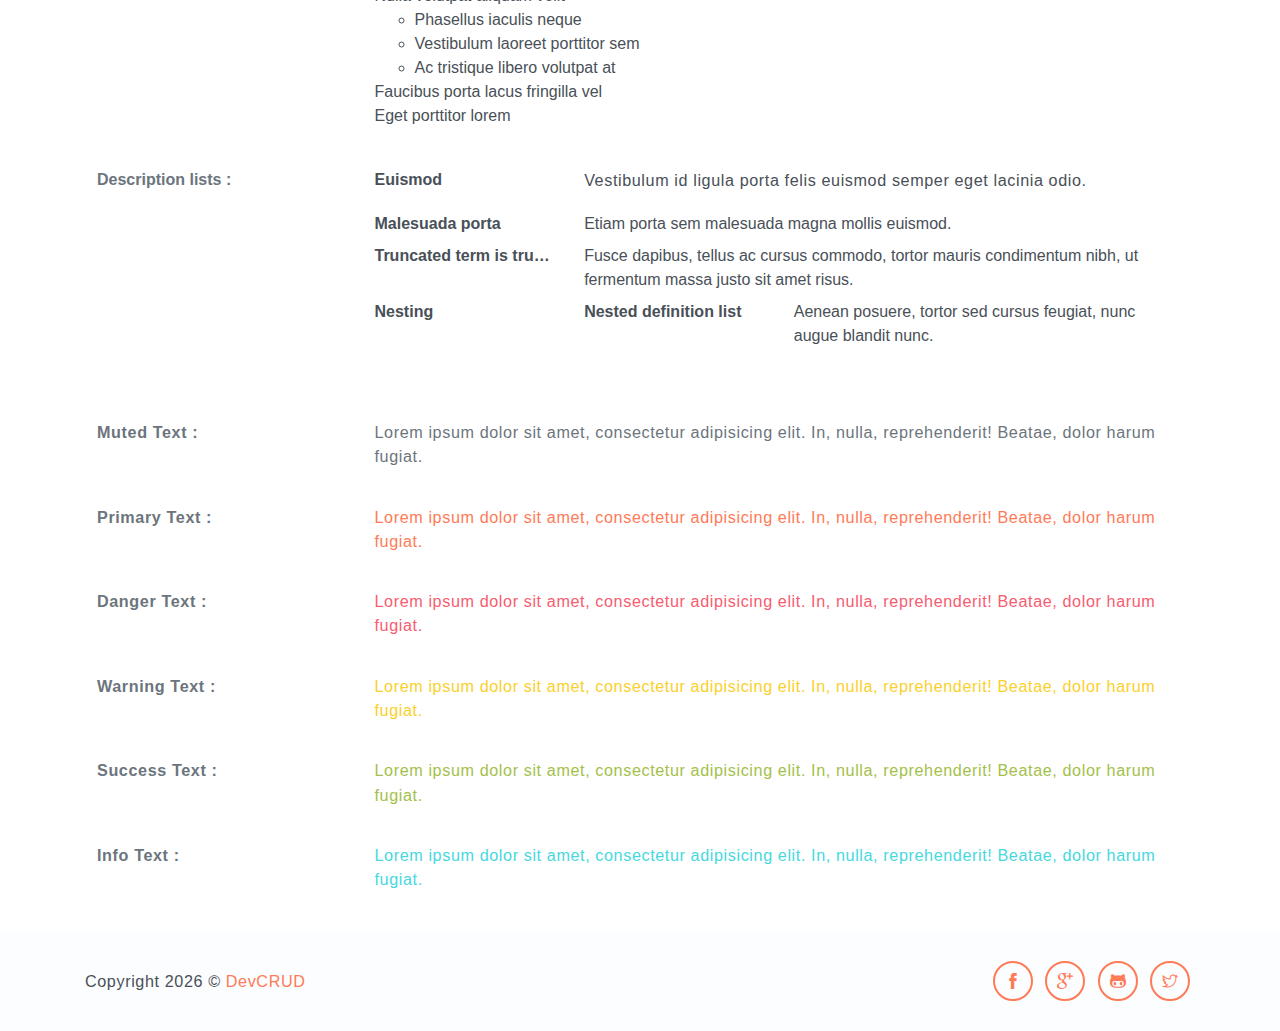
<file: components.html>
<!DOCTYPE html>
<html lang="en">
<head>
   <meta charset="utf-8">
   <meta name="viewport" content="width=device-width, initial-scale=1, shrink-to-fit=no">
   <meta name="description" content="Start your development with Steller landing page.">
   <meta name="author" content="Devcrud">
   <title>Steller | Components</title>
   <!-- font icons -->
   <link rel="stylesheet" href="assets/vendors/themify-icons/css/themify-icons.css">
   <!-- Bootstrap + Steller  -->
   <link rel="stylesheet" href="assets/css/steller.css">
</head>
<body>

   <!-- Page Header -->
   <header class="header header-mini"> 
      <div class="header-title">Components</div> 
      <nav aria-label="breadcrumb">
         <ol class="breadcrumb">
            <li class="breadcrumb-item"><a href="/">Home</a></li>
            <li class="breadcrumb-item active" aria-current="page">Components</li>
         </ol>
      </nav>
   </header> <!-- End Of Page Header -->

   <!-- main content -->
   <div class="container">

      <!-- Buttons -->
      <h3 class="mt-5">Buttons</h3>
      <hr>
      <h6 class="section-secondary-title">Styles :</h6>
      <button class="btn btn-primary">Default</button>
      <button class="btn btn-outline-primary">outline</button>
      <button class="btn btn-primary rounded">Rounded</button>
      <button class="btn btn-primary rounded"><i class="ti-thumb-up pr-1"></i> With Icon</button>
      <button class="btn btn-primary circle"><i class="ti-heart"></i></button>

      <h6 class="section-secondary-title mt-5">Sizes :</h6>
      <button class="btn btn-primary btn-lg">Large</button>
      <button class="btn btn-primary ">Regular</button>
      <button class="btn btn-primary btn-sm">Small</button>
      <button class="btn btn-primary w-sm ml-3">w-sm</button>
      <button class="btn btn-primary w-md">w-md</button>
      <button class="btn btn-primary w-lg">w-lg</button>

      <h6 class="section-secondary-title mt-5">Colors :</h6>          
      <button type="button" class="btn btn-primary">Primary</button>
      <button type="button" class="btn btn-secondary">Secondary</button>
      <button type="button" class="btn btn-success">Success</button>
      <button type="button" class="btn btn-danger">Danger</button>
      <button type="button" class="btn btn-warning">Warning</button>
      <button type="button" class="btn btn-info">Info</button>
      <button type="button" class="btn btn-light">Light</button>
      <button type="button" class="btn btn-dark">Dark</button>

      <h6 class="section-secondary-title mt-5">Buttons Tags :</h6>
      <button class="btn btn-primary" type="submit">Button</button>
      <input class="btn btn-primary" type="button" value="Input">
      <input class="btn btn-primary" type="submit" value="Submit">
      <input class="btn btn-primary" type="reset" value="Reset">
      
      <!-- devider -->
      <div class="py-5"></div>

      <!-- Inputs -->
      <h3>Inputs</h3>
      <hr>
      <div class="row mt-5">
         <div class="col-md-6">
            <h6 class="section-secondary-title">Form controls :</h6>        
            <div class="form-group">
               <input type="email" class="form-control" id="exampleFormControlInput1" placeholder="Email address">
            </div>
            <div class="form-group">
               <input type="date" class="form-control" id="exampleFormControlInput1" placeholder="Date">
            </div>
            <div class="form-group">
               <input class="form-control" type="text" placeholder="Readonly input here…" readonly>
            </div>
            <div class="form-group">
               <input class="form-control" id="disabledInput" type="text" placeholder="Disabled input here..." disabled>
            </div>
            <div class="form-group">
               <select class="form-control" id="exampleFormControlSelect1">
                  <option>Example select</option>
                  <option>1</option>
                  <option>2</option>
                  <option>3</option>
                  <option>4</option>
                  <option>5</option>
               </select>
            </div>
            <div class="form-group">
               <select multiple class="form-control" id="exampleFormControlSelect2">
                  <option>Example multiple select</option>
                  <option>1</option>
                  <option>2</option>
                  <option>3</option>
                  <option>4</option>
                  <option>5</option>
               </select>
            </div>
            <div class="form-group">
               <textarea class="form-control" id="exampleFormControlTextarea1" rows="3" placeholder="Example textarea"></textarea>
            </div>
         </div>
         <div class="col-md-6">
            <h6 class="section-secondary-title">Sizes :</h6>    
            <div class="form-group">
               <input class="form-control form-control-lg" type="text" placeholder=".form-control-lg">             
            </div>
            <div class="form-group">
               <input class="form-control" type="text" placeholder="Default input">
            </div>
            <div class="form-group">
               <input class="form-control form-control-sm" type="text" placeholder=".form-control-sm"> 
            </div>
         </div>
      </div> <!-- end of inputs -->   

      <!-- devider -->
      <div class="py-5"></div>             

      <!-- Dropdowns -->
      <h3 class="components-section-title font-weight-normal">Dropdowns</h3>
      <hr>
      <div class="dropdown d-inline-block">
         <button class="btn btn-outline-secondary dropdown-toggle" type="button" id="dropdownMenuButton" data-toggle="dropdown" aria-haspopup="true" aria-expanded="false">
         Dropdown button
         </button>
         <div class="dropdown-menu" aria-labelledby="dropdownMenuButton">
         <a class="dropdown-item" href="#">Action</a>
         <a class="dropdown-item" href="#">Another action</a>
         <a class="dropdown-item" href="#">Something else here</a>
         </div>
      </div>
      <div class="dropdown d-inline-block">
         <a class="btn btn-outline-secondary dropdown-toggle" href="#" role="button" id="dropdownMenuLink" data-toggle="dropdown" aria-haspopup="true" aria-expanded="false">
            Dropdown link
         </a>
         <div class="dropdown-menu" aria-labelledby="dropdownMenuLink">
            <a class="dropdown-item" href="#">Action</a>
            <a class="dropdown-item" href="#">Another action</a>
            <a class="dropdown-item" href="#">Something else here</a>
         </div>
      </div>
      <div class="btn-group">
         <button type="button" class="btn btn-outline-secondary">Split</button>
         <button type="button" class="btn btn-outline-secondary dropdown-toggle dropdown-toggle-split" data-toggle="dropdown" aria-haspopup="true" aria-expanded="false">
         <span class="sr-only">Toggle Dropdown</span>
         </button>
         <div class="dropdown-menu">
            <a class="dropdown-item" href="#">Action</a>
            <a class="dropdown-item" href="#">Another action</a>
            <a class="dropdown-item" href="#">Something else here</a>
            <div class="dropdown-divider"></div>
            <a class="dropdown-item" href="#">Separated link</a>
         </div>
      </div>
      <div class="btn-group">
         <button class="btn btn-outline-secondary dropdown-toggle" type="button" id="dropdownMenuButton" data-toggle="dropdown" aria-haspopup="true" aria-expanded="false">
            Form Dropdown
         </button>
         <div class="dropdown-menu form">
            <form class="px-4 py-3">
               <div class="form-group">
                  <input type="email" class="form-control" id="exampleDropdownFormEmail1" placeholder="email@example.com">
               </div>
               <div class="form-group">
                  <input type="password" class="form-control" id="exampleDropdownFormPassword1" placeholder="Password">
               </div>
               <div class="form-check mb-3">
                  <input type="checkbox" class="form-check-input" id="dropdownCheck">
                  <label class="form-check-label" for="dropdownCheck">
                     Remember me
                  </label>
               </div>
               <button type="submit" class="btn btn-primary btn-block">Sign in</button>
            </form>
            <div class="dropdown-divider"></div>
            <a class="dropdown-item" href="#"><small>New around here? Sign up</small></a>
            <a class="dropdown-item" href="#"><small>Forgot password?</small></a>
         </div>
      </div>       
      <h6 class="section-secondary-title mt-5">Directions :</h6>  
      <div class="btn-group dropup">
         <button type="button" class="btn btn-outline-secondary dropdown-toggle" data-toggle="dropdown" aria-haspopup="true" aria-expanded="false">
            Dropup
         </button>
         <div class="dropdown-menu">
            <a class="dropdown-item" href="#">Action</a>
            <a class="dropdown-item" href="#">Another action</a>
            <a class="dropdown-item" href="#">Something else here</a>
            <div class="dropdown-divider"></div>
            <a class="dropdown-item" href="#">Separated link</a>
         </div>
      </div>
      <div class="btn-group dropright">
         <button type="button" class="btn btn-outline-secondary dropdown-toggle" data-toggle="dropdown" aria-haspopup="true" aria-expanded="false">
            Dropup
         </button>
         <div class="dropdown-menu">
            <a class="dropdown-item" href="#">Action</a>
            <a class="dropdown-item" href="#">Another action</a>
            <a class="dropdown-item" href="#">Something else here</a>
            <div class="dropdown-divider"></div>
            <a class="dropdown-item" href="#">Separated link</a>
         </div>
      </div>
      <div class="btn-group">
         <button type="button" class="btn btn-outline-secondary dropdown-toggle" data-toggle="dropdown" aria-haspopup="true" aria-expanded="false">
            Dropdown
         </button>
         <div class="dropdown-menu">
            <a class="dropdown-item" href="#">Action</a>
            <a class="dropdown-item" href="#">Another action</a>
            <a class="dropdown-item" href="#">Something else here</a>
            <div class="dropdown-divider"></div>
            <a class="dropdown-item" href="#">Separated link</a>
         </div>
      </div>
      <div class="btn-group dropleft">
         <button type="button" class="btn btn-outline-secondary dropdown-toggle" data-toggle="dropdown" aria-haspopup="true" aria-expanded="false">
            Dropdown
         </button>
         <div class="dropdown-menu">
            <a class="dropdown-item" href="#">Action</a>
            <a class="dropdown-item" href="#">Another action</a>
            <a class="dropdown-item" href="#">Something else here</a>
            <div class="dropdown-divider"></div>
            <a class="dropdown-item" href="#">Separated link</a>
         </div>
      </div> <!-- end of Dropdowns -->  

      <!-- devider -->
      <div class="py-5"></div>   

      <!-- navbars -->
      <h3 class="components-section-title font-weight-normal mt-5">Navigations</h3>
      <hr>
      <nav class="navbar navbar-expand-sm navbar-dark bg-primary rounded shadow mb-3">
         <div class="container">
            <a class="navbar-brand" href="#">Primary Color</a>
            <button class="navbar-toggler ml-auto" type="button" data-toggle="collapse" data-target="#navbarSupportedContent" aria-controls="navbarSupportedContent" aria-expanded="false" aria-label="Toggle navigation">
            <span class="navbar-toggler-icon"></span>
            </button>
            <div class="collapse navbar-collapse" id="navbarSupportedContent">
               <ul class="navbar-nav ml-auto"> 
                  <li class="nav-item">
                     <a class="nav-link" href="#about">About Us</a>
                  </li>
                  <li class="nav-item">
                     <a class="nav-link" href="#service">Our Service</a>
                  </li>
                  <li class="nav-item">
                     <a class="nav-link" href="#team">Our Team</a>
                  </li>
                  <li class="nav-item">
                     <a href="#book-table" class="ml-4 mt-1 btn btn-light btn-sm">navbar button</a>
                  </li>
               </ul>                       
            </div>
         </div>
      </nav>
      <nav class="navbar navbar-expand-sm navbar-dark bg-secondary rounded shadow mb-3">
         <div class="container">
            <a class="navbar-brand" href="#">Secondary Color</a>
            <button class="navbar-toggler ml-auto" type="button" data-toggle="collapse" data-target="#navbarSupportedContent" aria-controls="navbarSupportedContent" aria-expanded="false" aria-label="Toggle navigation">
            <span class="navbar-toggler-icon"></span>
            </button>
            <div class="collapse navbar-collapse" id="navbarSupportedContent">
               <ul class="navbar-nav ml-auto"> 
                  <li class="nav-item">
                     <a class="nav-link" href="#about">About Us</a>
                  </li>
                  <li class="nav-item">
                     <a class="nav-link" href="#service">Our Service</a>
                  </li>
                  <li class="nav-item">
                     <a class="nav-link" href="#team">Our Team</a>
                  </li>
                  <li class="nav-item">
                     <a href="#book-table" class="ml-4 mt-1 btn btn-light btn-sm">navbar button</a>
                  </li>
               </ul>                       
            </div>
         </div>
      </nav>
      <nav class="navbar navbar-expand-sm navbar-dark bg-success rounded shadow mb-3">
         <div class="container">
            <a class="navbar-brand" href="#">Success Color</a>
            <button class="navbar-toggler ml-auto" type="button" data-toggle="collapse" data-target="#navbarSupportedContent" aria-controls="navbarSupportedContent" aria-expanded="false" aria-label="Toggle navigation">
            <span class="navbar-toggler-icon"></span>
            </button>
            <div class="collapse navbar-collapse" id="navbarSupportedContent">
               <ul class="navbar-nav ml-auto"> 
                  <li class="nav-item">
                     <a class="nav-link" href="#about">About Us</a>
                  </li>
                  <li class="nav-item">
                     <a class="nav-link" href="#service">Our Service</a>
                  </li>
                  <li class="nav-item">
                     <a class="nav-link" href="#team">Our Team</a>
                  </li>
                  <li class="nav-item">
                     <a href="#book-table" class="ml-4 mt-1 btn btn-light btn-sm">navbar button</a>
                  </li>
               </ul>                       
            </div>
         </div>
      </nav>
      <nav class="navbar navbar-expand-sm navbar-dark bg-info rounded shadow mb-3">
         <div class="container">
            <a class="navbar-brand" href="#">Info Color</a>
            <button class="navbar-toggler ml-auto" type="button" data-toggle="collapse" data-target="#navbarSupportedContent" aria-controls="navbarSupportedContent" aria-expanded="false" aria-label="Toggle navigation">
            <span class="navbar-toggler-icon"></span>
            </button>
            <div class="collapse navbar-collapse" id="navbarSupportedContent">
               <ul class="navbar-nav ml-auto"> 
                  <li class="nav-item">
                     <a class="nav-link" href="#about">About Us</a>
                  </li>
                  <li class="nav-item">
                     <a class="nav-link" href="#service">Our Service</a>
                  </li>
                  <li class="nav-item">
                     <a class="nav-link" href="#team">Our Team</a>
                  </li>
                  <li class="nav-item">
                     <a href="#book-table" class="ml-4 mt-1 btn btn-light btn-sm">navbar button</a>
                  </li>
               </ul>                       
            </div>
         </div>
      </nav>
      <nav class="navbar navbar-expand-sm navbar-dark bg-warning rounded shadow mb-3">
         <div class="container">
            <a class="navbar-brand" href="#">Warning Color</a>
            <button class="navbar-toggler ml-auto" type="button" data-toggle="collapse" data-target="#navbarSupportedContent" aria-controls="navbarSupportedContent" aria-expanded="false" aria-label="Toggle navigation">
            <span class="navbar-toggler-icon"></span>
            </button>
            <div class="collapse navbar-collapse" id="navbarSupportedContent">
               <ul class="navbar-nav ml-auto"> 
                  <li class="nav-item">
                     <a class="nav-link" href="#about">About Us</a>
                  </li>
                  <li class="nav-item">
                     <a class="nav-link" href="#service">Our Service</a>
                  </li>
                  <li class="nav-item">
                     <a class="nav-link" href="#team">Our Team</a>
                  </li>
                  <li class="nav-item">
                     <a href="#book-table" class="ml-4 mt-1 btn btn-light btn-sm">navbar button</a>
                  </li>
               </ul>                       
            </div>
         </div>
      </nav>
      <nav class="navbar navbar-expand-sm navbar-dark bg-danger rounded shadow mb-3">
         <div class="container">
            <a class="navbar-brand" href="#">Danger Color</a>
            <button class="navbar-toggler ml-auto" type="button" data-toggle="collapse" data-target="#navbarSupportedContent" aria-controls="navbarSupportedContent" aria-expanded="false" aria-label="Toggle navigation">
            <span class="navbar-toggler-icon"></span>
            </button>
            <div class="collapse navbar-collapse" id="navbarSupportedContent">
               <ul class="navbar-nav ml-auto"> 
                  <li class="nav-item">
                     <a class="nav-link" href="#about">About Us</a>
                  </li>
                  <li class="nav-item">
                     <a class="nav-link" href="#service">Our Service</a>
                  </li>
                  <li class="nav-item">
                     <a class="nav-link" href="#team">Our Team</a>
                  </li>
                  <li class="nav-item">
                     <a href="#book-table" class="ml-4 mt-1 btn btn-light btn-sm">navbar button</a>
                  </li>
               </ul>                       
            </div>
         </div>
      </nav>
      <nav class="navbar navbar-expand-sm navbar-dark bg-dark rounded shadow mb-3">
         <div class="container">
            <a class="navbar-brand" href="#">Dark Color</a>
            <button class="navbar-toggler ml-auto" type="button" data-toggle="collapse" data-target="#navbarSupportedContent" aria-controls="navbarSupportedContent" aria-expanded="false" aria-label="Toggle navigation">
            <span class="navbar-toggler-icon"></span>
            </button>
            <div class="collapse navbar-collapse" id="navbarSupportedContent">
               <ul class="navbar-nav ml-auto"> 
                  <li class="nav-item">
                     <a class="nav-link" href="#about">About Us</a>
                  </li>
                  <li class="nav-item">
                     <a class="nav-link" href="#service">Our Service</a>
                  </li>
                  <li class="nav-item">
                     <a class="nav-link" href="#team">Our Team</a>
                  </li>
                  <li class="nav-item">
                     <a href="#book-table" class="ml-4 mt-1 btn btn-light btn-sm">navbar button</a>
                  </li>
               </ul>                       
            </div>
         </div>
      </nav>
      <nav class="navbar navbar-expand-sm navbar-light bg-light rounded shadow mb-3">
         <div class="container">
            <a class="navbar-brand" href="#">Dark Color</a>
            <button class="navbar-toggler ml-auto" type="button" data-toggle="collapse" data-target="#navbarSupportedContent" aria-controls="navbarSupportedContent" aria-expanded="false" aria-label="Toggle navigation">
            <span class="navbar-toggler-icon"></span>
            </button>
            <div class="collapse navbar-collapse" id="navbarSupportedContent">
               <ul class="navbar-nav ml-auto"> 
                  <li class="nav-item">
                     <a class="nav-link" href="#about">About Us</a>
                  </li>
                  <li class="nav-item">
                     <a class="nav-link" href="#service">Our Service</a>
                  </li>
                  <li class="nav-item">
                     <a class="nav-link" href="#team">Our Team</a>
                  </li>
                  <li class="nav-item">
                     <a href="#book-table" class="ml-4 mt-1 btn btn-dark btn-sm">navbar button</a>
                  </li>
               </ul>                       
            </div>
         </div>
      </nav>
      <!-- End of navbars -->

      <!-- devider -->
      <div class="py-5"></div>   
      
      <!-- progress bars -->
      <div class="row justify-content-between">
         <div class="col-md-5">
            <h3 class="components-section-title font-weight-normal mt-5">Progress Bars :</h3>
            <hr>
            <small>Default: </small>
            <div class="progress mt-2 mb-3">
               <div class="progress-bar" role="progressbar" style="width: 90%" aria-valuenow="25" aria-valuemin="0" aria-valuemax="100"><span>90%</span></div>
            </div>
            <small>Success:</small>
            <div class="progress mt-2 mb-3">
               <div class="progress-bar bg-success" role="progressbar" style="width: 90%" aria-valuenow="25" aria-valuemin="0" aria-valuemax="100"><span>90%</span></div>
            </div>
            <small>Danger:</small>
            <div class="progress mt-2 mb-3">
               <div class="progress-bar bg-danger" role="progressbar" style="width: 90%" aria-valuenow="25" aria-valuemin="0" aria-valuemax="100"><span>90%</span></div>
            </div>
            <small>Warning:</small>
            <div class="progress mt-2 mb-3">
               <div class="progress-bar bg-warning" role="progressbar" style="width: 90%" aria-valuenow="25" aria-valuemin="0" aria-valuemax="100"><span>90%</span></div>
            </div>
            <small>Info:</small>
            <div class="progress mt-2 mb-3">
               <div class="progress-bar bg-info" role="progressbar" style="width: 90%" aria-valuenow="25" aria-valuemin="0" aria-valuemax="100"><span>90%</span></div>
            </div>
            <small>Dark:</small>
            <div class="progress mt-2 mb-3">
               <div class="progress-bar bg-dark" role="progressbar" style="width: 90%" aria-valuenow="25" aria-valuemin="0" aria-valuemax="100"><span>90%</span></div>
            </div>
         </div>
         <div class="col-md-6">
            <h3 class="components-section-title font-weight-normal mt-5">Paginations :</h3>
            <hr>
            <nav aria-label="Page navigation example">
               <ul class="pagination pagination-sm">
                  <li class="page-item"><a class="page-link" href="#"><i class="ti-angle-double-left"></i></a></li>
                  <li class="page-item"><a class="page-link" href="#">1</a></li>
                  <li class="page-item"><a class="page-link" href="#">2</a></li>
                  <li class="page-item active"><a class="page-link" href="#">3</a></li>
                  <li class="page-item"><a class="page-link" href="#">4</a></li>
                  <li class="page-item"><a class="page-link" href="#">5</a></li>
                  <li class="page-item"><a class="page-link" href="#"><i class="ti-angle-double-right"></i></a></li>
               </ul>
            </nav>
            <nav aria-label="Page navigation example">
               <ul class="pagination">
               <li class="page-item"><a class="page-link" href="#"><i class="ti-angle-double-left"></i></a></li>
                  <li class="page-item"><a class="page-link" href="#">1</a></li>
                  <li class="page-item"><a class="page-link" href="#">2</a></li>
                  <li class="page-item active"><a class="page-link" href="#">3</a></li>
                  <li class="page-item"><a class="page-link" href="#">4</a></li>
                  <li class="page-item"><a class="page-link" href="#">5</a></li>
                  <li class="page-item"><a class="page-link" href="#"><i class="ti-angle-double-right"></i></a></li>
               </ul>
            </nav>
            <nav aria-label="Page navigation example">
               <ul class="pagination pagination-lg">
                  <li class="page-item"><a class="page-link" href="#"><i class="ti-angle-double-left"></i></a></li>
                  <li class="page-item"><a class="page-link" href="#">1</a></li>
                  <li class="page-item"><a class="page-link" href="#">2</a></li>
                  <li class="page-item active"><a class="page-link" href="#">3</a></li>
                  <li class="page-item"><a class="page-link" href="#">4</a></li>
                  <li class="page-item"><a class="page-link" href="#">5</a></li>
                  <li class="page-item"><a class="page-link" href="#"><i class="ti-angle-double-right"></i></a></li>
               </ul>
            </nav>

            <!-- Badges -->
            <h3 class="components-section-title font-weight-normal mt-5">Badges :</h3>
            <hr>
            <span class="badge badge-primary">Primary</span>
            <span class="badge badge-secondary">Secondary</span>
            <span class="badge badge-success">Success</span>
            <span class="badge badge-danger">Danger</span>
            <span class="badge badge-warning">Warning</span>
            <span class="badge badge-info">Info</span>
            <span class="badge badge-light">Light</span>
            <span class="badge badge-dark">Dark</span>
            <h6 class="section-secondary-title mt-4 mb-2">Badge Pills :</h6>
            <span class="badge badge-pill badge-primary">Primary</span>
            <span class="badge badge-pill badge-secondary">Secondary</span>
            <span class="badge badge-pill badge-success">Success</span>
            <span class="badge badge-pill badge-danger">Danger</span>
            <span class="badge badge-pill badge-warning">Warning</span>
            <span class="badge badge-pill badge-info">Info</span>
            <span class="badge badge-pill badge-light">Light</span>
            <span class="badge badge-pill badge-dark">Dark</span>
         </div>
      </div> <!-- End of Progress bars -->

      <!-- devider -->
      <div class="py-5"></div>  

      <!-- Alerts -->
      <h3 class="components-section-title font-weight-normal mt-5">Alerts :</h3>
      <hr>
      <div class="alert alert-primary alert-dismissible fade show" role="alert">
         A simple primary alert—check it out!
         <button type="button" class="close" data-dismiss="alert" aria-label="Close">
            <span aria-hidden="true">&times;</span>
         </button>
      </div>
      <div class="alert alert-secondary alert-dismissible fade show" role="alert">
         A simple secondary alert—check it out!
         <button type="button" class="close" data-dismiss="alert" aria-label="Close">
            <span aria-hidden="true">&times;</span>
         </button>
      </div>
      <div class="alert alert-success alert-dismissible fade show" role="alert">
         A simple success alert—check it out!
         <button type="button" class="close" data-dismiss="alert" aria-label="Close">
            <span aria-hidden="true">&times;</span>
         </button>
      </div>
      <div class="alert alert-danger alert-dismissible fade show" role="alert">
         A simple danger alert—check it out!
         <button type="button" class="close" data-dismiss="alert" aria-label="Close">
            <span aria-hidden="true">&times;</span>
         </button>
      </div>
      <div class="alert alert-warning alert-dismissible fade show" role="alert">
         A simple warning alert—check it out!
         <button type="button" class="close" data-dismiss="alert" aria-label="Close">
            <span aria-hidden="true">&times;</span>
         </button>
      </div>
      <div class="alert alert-info alert-dismissible fade show" role="alert">
         A simple info alert—check it out!
         <button type="button" class="close" data-dismiss="alert" aria-label="Close">
            <span aria-hidden="true">&times;</span>
         </button>
      </div>
      <div class="alert alert-dark alert-dismissible fade show" role="alert">
         A simple dark alert—check it out!
         <button type="button" class="close" data-dismiss="alert" aria-label="Close">
            <span aria-hidden="true">&times;</span>
         </button>
      </div>
      <!-- end of alerts -->

      <!-- devider -->
      <div class="py-5"></div> 
   
      <!-- tables -->
      <h3 class="components-section-title">Tables</h3>
      <hr>
      <table class="table">
         <thead>
            <tr>
               <th scope="col">#</th>
               <th scope="col">First</th>
               <th scope="col">Last</th>
               <th scope="col">Handle</th>
            </tr>
         </thead>
         <tbody>
            <tr>
               <th scope="row">1</th>
               <td>Mark</td>
               <td>Otto</td>
               <td>@mdo</td>
            </tr>
            <tr>
               <th scope="row">2</th>
               <td>Jacob</td>
               <td>Thornton</td>
               <td>@fat</td>
            </tr>
            <tr>
               <th scope="row">3</th>
               <td>Larry</td>
               <td>the Bird</td>
               <td>@twitter</td>
            </tr>
         </tbody>
      </table>

      <h6 class="section-secondary-title mt-5">Striped rows :</h6>
      <table class="table table-striped">
         <thead>
            <tr>
               <th scope="col">#</th>
               <th scope="col">First</th>
               <th scope="col">Last</th>
               <th scope="col">Handle</th>
            </tr>
         </thead>
         <tbody>
            <tr>
               <th scope="row">1</th>
               <td>Mark</td>
               <td>Otto</td>
               <td>@mdo</td>
            </tr>
            <tr>
               <th scope="row">2</th>
               <td>Jacob</td>
               <td>Thornton</td>
               <td>@fat</td>
            </tr>
            <tr>
               <th scope="row">3</th>
               <td>Larry</td>
               <td>the Bird</td>
               <td>@twitter</td>
            </tr>
         </tbody>
      </table>

      <h6 class="section-secondary-title mt-5">Bordred :</h6>
      <table class="table table-bordered">
         <thead>
            <tr>
               <th scope="col">#</th>
               <th scope="col">First</th>
               <th scope="col">Last</th>
               <th scope="col">Handle</th>
            </tr>
         </thead>
         <tbody>
            <tr>
               <th scope="row">1</th>
               <td>Mark</td>
               <td>Otto</td>
               <td>@mdo</td>
            </tr>
            <tr>
               <th scope="row">2</th>
               <td>Jacob</td>
               <td>Thornton</td>
               <td>@fat</td>
            </tr>
            <tr>
               <th scope="row">3</th>
               <td colspan="2">Larry the Bird</td>
               <td>@twitter</td>
            </tr>
         </tbody>
      </table>
      <!-- end of tables -->

      <!-- devider -->
      <div class="py-5"></div> 

      <!-- typography -->
      <h3 class="components-section-title">Typography</h3>
      <hr>
     
      <table class="table table-borderless v-align-center">
         <tbody>
            <tr>
               <td>
                  <p><code class="highlighter-rouge">&lt;h1&gt;&lt;/h1&gt; || .h1</code></p>
               </td>
               <td class="w-75"><span class="h1">h1. Bootstrap heading</span></td>
            </tr>
            <tr>
               <td>
                  <p><code class="highlighter-rouge">&lt;h2&gt;&lt;/h2&gt; || .h2</code></p>
               </td>
               <td><span class="h2">h2. Bootstrap heading</span></td>
            </tr>
            <tr>
               <td>
                  <p><code class="highlighter-rouge">&lt;h3&gt;&lt;/h3&gt; || .h3</code></p>
               </td>
               <td><span class="h3">h3. Bootstrap heading</span></td>
            </tr>
            <tr>
               <td>
                  <p><code class="highlighter-rouge">&lt;h4&gt;&lt;/h4&gt; || .h4</code></p>
               </td>
               <td><span class="h4">h4. Bootstrap heading</span></td>
            </tr>
            <tr>
               <td>
                  <p><code class="highlighter-rouge">&lt;h5&gt;&lt;/h5&gt; || .h5</code></p>
               </td>
               <td><span class="h5">h5. Bootstrap heading</span></td>
            </tr>
            <tr>
               <td>
                  <p><code class="highlighter-rouge">&lt;h6&gt;&lt;/h6&gt; || .h6</code></p>
               </td>
               <td><span class="h6">h6. Bootstrap heading</span></td>
            </tr>
            <tr>
               <td>
                  <p class="font-weight-bold text-muted">Paragraph :</p>
               </td>
               <td><p>Lorem ipsum dolor sit amet, consectetur adipisicing elit. Fugiat explicabo ab sed voluptas odit hic obcaecati qui omnis.</p></td>
            </tr>
            <tr>
               <td>
                  <p class="font-weight-bold text-muted">BlockQuote :</p>
               </td>
               <td>
                  <blockquote class="blockquote">
                     <p class="mb-0">Lorem ipsum dolor sit amet, consectetur adipiscing elit. Integer posuere erat a ante.</p>
                     <footer class="blockquote-footer">Someone famous in <cite title="Source Title">Source Title</cite></footer>
                  </blockquote>
               </td>
            </tr>

            <tr>
               <td><p class="font-weight-bold text-muted">Ordred List :</p></td>
               <td>
                  <ol>
                     <li>Integer molestie lorem at massa</li>
                     <li>Facilisis in pretium nisl aliquet</li>
                     <li>Nulla volutpat aliquam velit
                        <ul>
                           <li>Phasellus iaculis neque</li>
                           <li>Vestibulum laoreet porttitor sem</li>
                           <li>Ac tristique libero volutpat at</li>
                        </ul>
                     </li>
                     <li>Faucibus porta lacus fringilla vel</li>
                     <li>Eget porttitor lorem</li>
                  </ol>
               </td>
            </tr>
            <tr>
               <td><p class="font-weight-bold text-muted">Unordred List :</p></td>
               <td>
                  <ul >
                     <li>Integer molestie lorem at massa</li>
                     <li>Facilisis in pretium nisl aliquet</li>
                     <li>Nulla volutpat aliquam velit
                        <ul>
                           <li>Phasellus iaculis neque</li>
                           <li>Vestibulum laoreet porttitor sem</li>
                           <li>Ac tristique libero volutpat at</li>
                        </ul>
                     </li>
                     <li>Faucibus porta lacus fringilla vel</li>
                     <li>Eget porttitor lorem</li>
                  </ul>
               </td>
            </tr>
            <tr>
               <td><p class="font-weight-bold text-muted">Unstyled List :</p></td>
               <td>
                  <ul class="list-unstyled">
                     <li>Integer molestie lorem at massa</li>
                     <li>Facilisis in pretium nisl aliquet</li>
                     <li>Nulla volutpat aliquam velit
                        <ul>
                           <li>Phasellus iaculis neque</li>
                           <li>Vestibulum laoreet porttitor sem</li>
                           <li>Ac tristique libero volutpat at</li>
                        </ul>
                     </li>
                     <li>Faucibus porta lacus fringilla vel</li>
                     <li>Eget porttitor lorem</li>
                  </ul>
               </td>
            </tr>
            <tr>
               <td class="font-weight-bold text-muted">Description lists : </td>
               <td>
                  <dl class="row">
                     <dt class="col-sm-3">Euismod</dt>
                     <dd class="col-sm-9">
                        <p>Vestibulum id ligula porta felis euismod semper eget lacinia odio.</p>
                     </dd>

                     <dt class="col-sm-3">Malesuada porta</dt>
                     <dd class="col-sm-9">Etiam porta sem malesuada magna mollis euismod.</dd>

                     <dt class="col-sm-3 text-truncate">Truncated term is truncated</dt>
                     <dd class="col-sm-9">Fusce dapibus, tellus ac cursus commodo, tortor mauris condimentum nibh, ut fermentum massa justo sit amet risus.</dd>

                     <dt class="col-sm-3">Nesting</dt>
                     <dd class="col-sm-9">
                        <dl class="row">
                           <dt class="col-sm-4">Nested definition list</dt>
                           <dd class="col-sm-8">Aenean posuere, tortor sed cursus feugiat, nunc augue blandit nunc.</dd>
                        </dl>
                     </dd>
                  </dl>
               </td>
            </tr>
            <tr>
               <td>
                  <p class="font-weight-bold text-muted">Muted Text :</p>
               </td>
               <td>
                  <p class="text-muted">Lorem ipsum dolor sit amet, consectetur adipisicing elit. In, nulla, reprehenderit! Beatae, dolor harum fugiat.</p>
               </td>
            </tr>
            <tr>
               <td>
                  <p class="font-weight-bold text-muted">Primary Text :</p>
               </td>
               <td>
                  <p class="text-primary">Lorem ipsum dolor sit amet, consectetur adipisicing elit. In, nulla, reprehenderit! Beatae, dolor harum fugiat.</p>
               </td>
            </tr>
            <tr>
               <td>
                  <p class="font-weight-bold text-muted">Danger Text :</p>
               </td>
               <td>
                  <p class="text-danger">Lorem ipsum dolor sit amet, consectetur adipisicing elit. In, nulla, reprehenderit! Beatae, dolor harum fugiat.</p>
               </td>
            </tr>
            <tr>
               <td>
                  <p class="font-weight-bold text-muted">Warning Text :</p>
               </td>
               <td>
                  <p class="text-warning">Lorem ipsum dolor sit amet, consectetur adipisicing elit. In, nulla, reprehenderit! Beatae, dolor harum fugiat.</p>
               </td>
            </tr>
            <tr>
               <td>
                  <p class="font-weight-bold text-muted">Success Text :</p>
               </td>
               <td>
                  <p class="text-success">Lorem ipsum dolor sit amet, consectetur adipisicing elit. In, nulla, reprehenderit! Beatae, dolor harum fugiat.</p>
               </td>
            </tr>
            <tr>
               <td>
                  <p class="font-weight-bold text-muted">Info Text :</p>
               </td>
               <td>
                  <p class="text-info">Lorem ipsum dolor sit amet, consectetur adipisicing elit. In, nulla, reprehenderit! Beatae, dolor harum fugiat.</p>
               </td>
            </tr>
         </tbody>
      </table>
   </div>
   <!-- end of typography -->

   <!-- Page Footer -->
    <footer class="page-footer">
        <div class="container">
            <div class="row align-items-center">
                <div class="col-sm-6">
                    <p>Copyright <script>document.write(new Date().getFullYear())</script> &copy; <a href="http://www.devcrud.com" target="_blank">DevCRUD</a></p>
                </div>
                <div class="col-sm-6">
                    <div class="socials">
                        <a class="social-item" href="javascript:void(0)"><i class="ti-facebook"></i></a>
                        <a class="social-item" href="javascript:void(0)"><i class="ti-google"></i></a>
                        <a class="social-item" href="javascript:void(0)"><i class="ti-github"></i></a>
                        <a class="social-item" href="javascript:void(0)"><i class="ti-twitter"></i></a>
                    </div>
                </div>
            </div>
        </div>
    </footer> 
    <!-- End of page footer -->
   
   <!-- core  -->
    <script src="assets/vendors/jquery/jquery-3.4.1.js"></script>
   <script src="assets/vendors/bootstrap/bootstrap.bundle.js"></script>

    <!-- steller js -->
    <script src="assets/js/steller.js"></script>

</body>
</html>
</file>
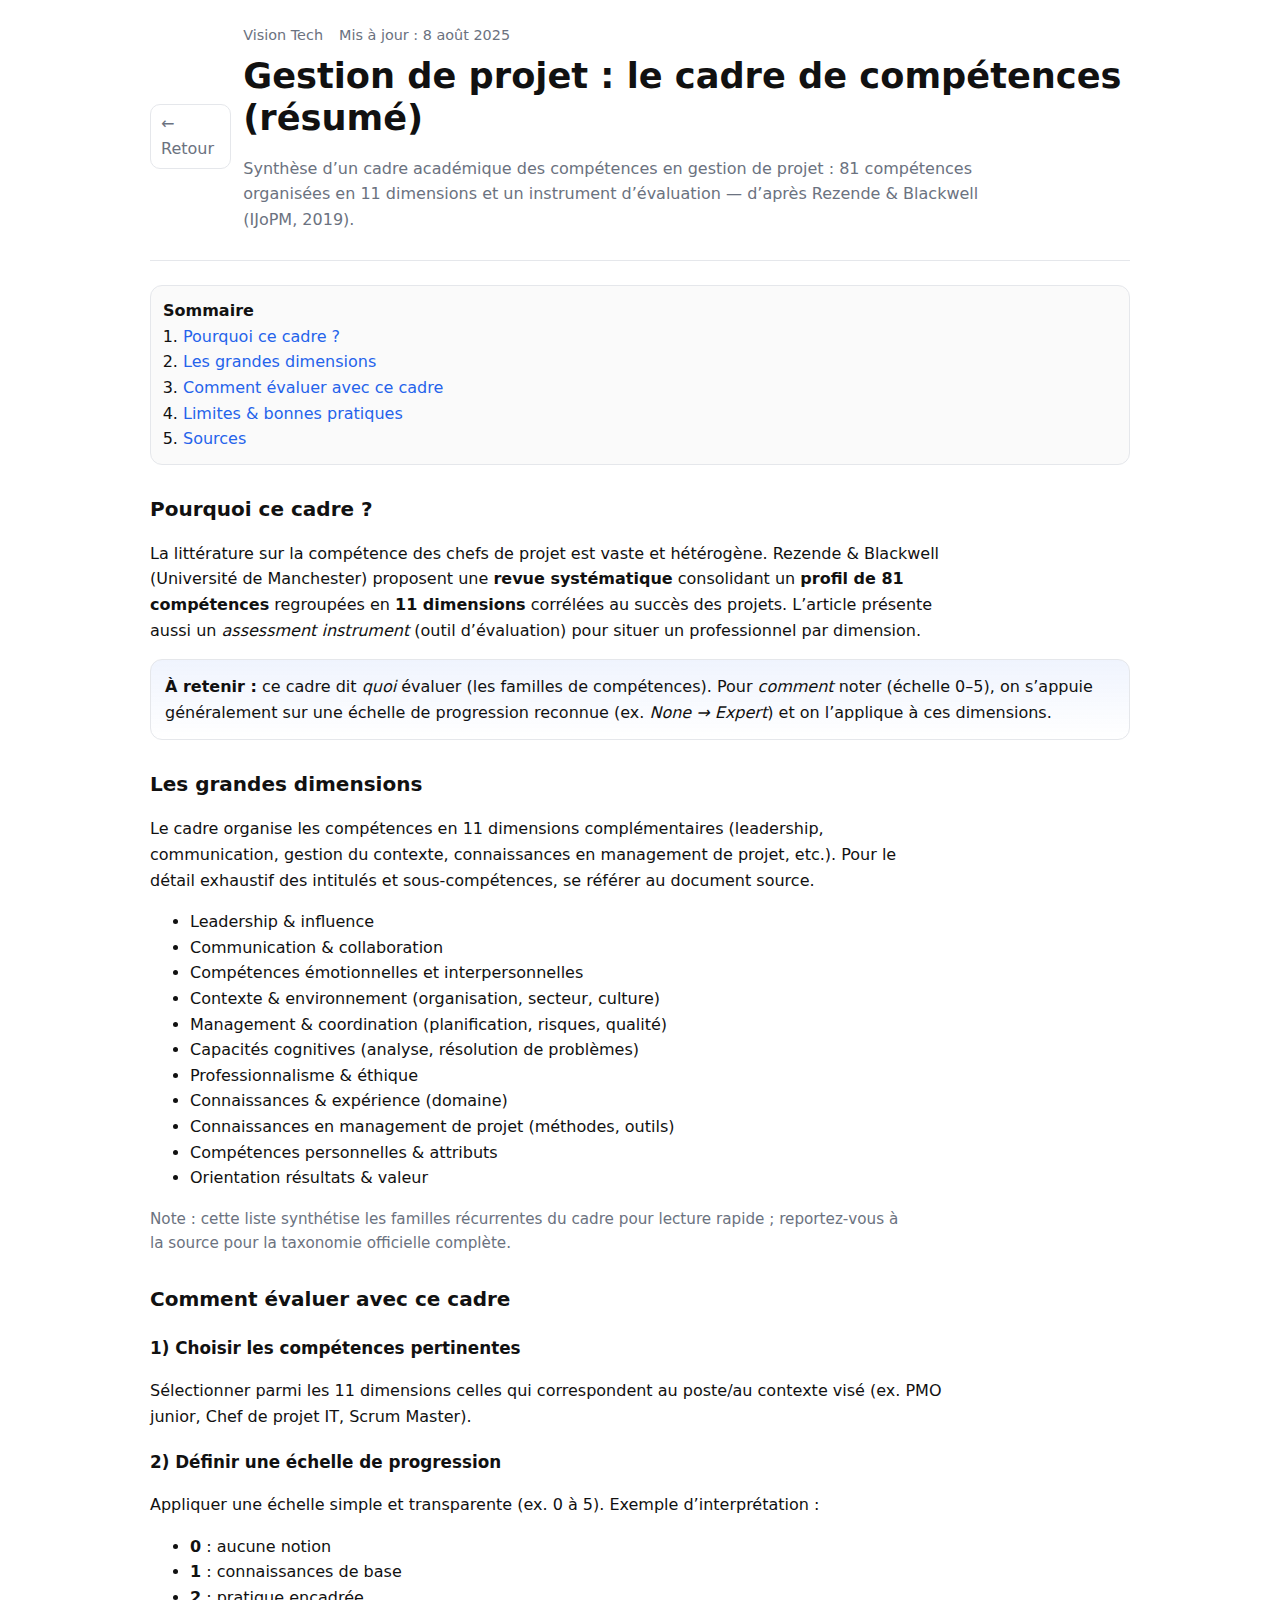
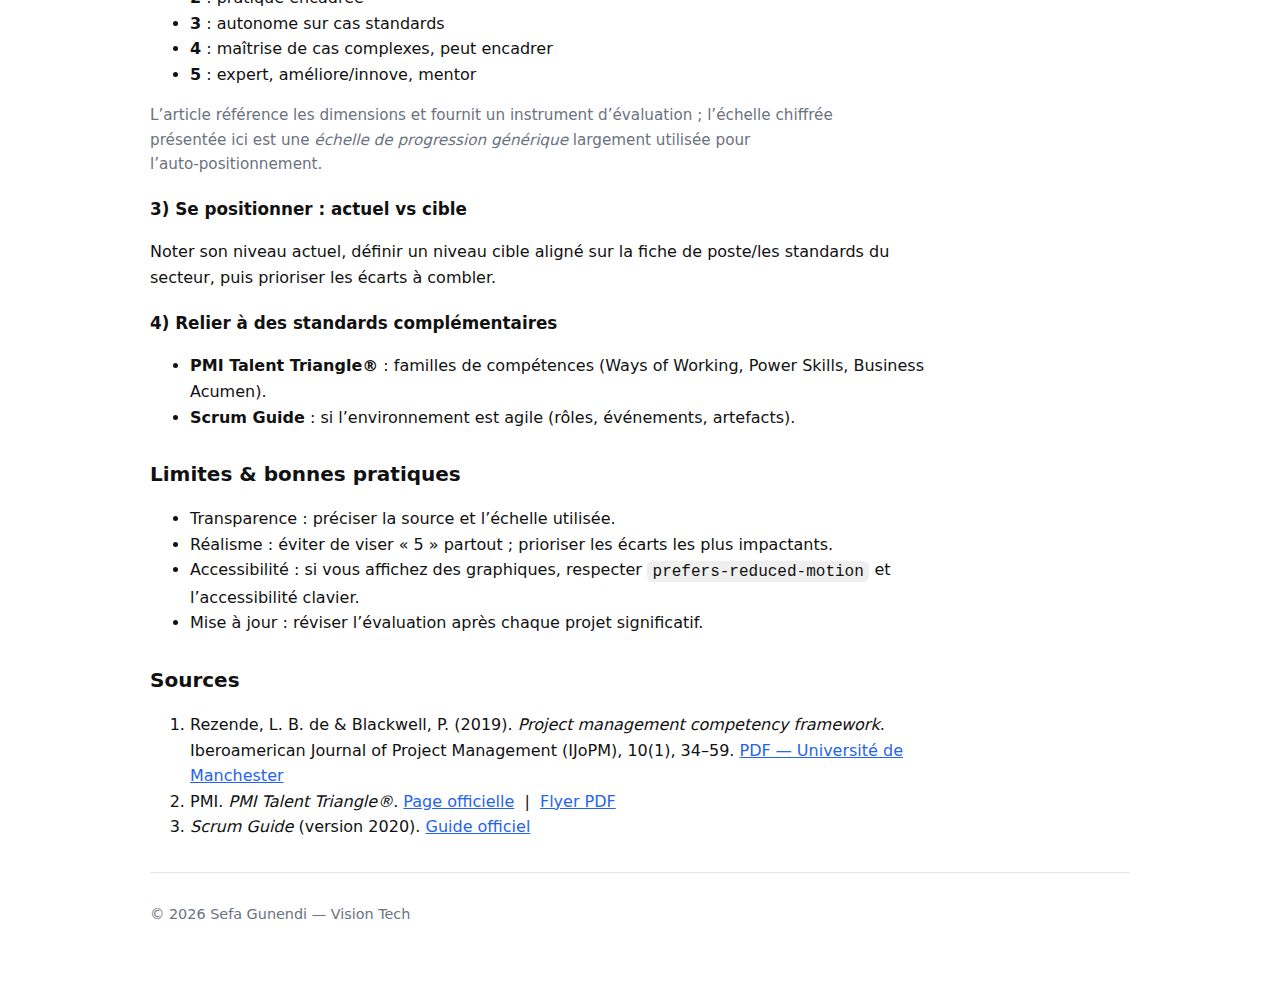
<file: gestion-de-projet-competences.html>
<!doctype html>
<html lang="fr">
<head>
  <meta charset="utf-8" />
  <meta name="viewport" content="width=device-width, initial-scale=1" />
  <title>Gestion de projet : cadre de compétences (résumé) — Vision Tech</title>
  <meta name="description" content="Synthèse d’un cadre académique des compétences en gestion de projet : 81 compétences, 11 dimensions et un outil d’évaluation, d’après Rezende & Blackwell (IJoPM, 2019)." />
  <link rel="canonical" href="gestion-de-projet-competences.html" />
  <meta property="og:title" content="Gestion de projet : cadre de compétences (résumé) — Vision Tech" />
  <meta property="og:description" content="81 compétences en 11 dimensions : synthèse d’un cadre académique pour évaluer les compétences en gestion de projet (Rezende & Blackwell, 2019)." />
  <meta property="og:type" content="article" />
  <meta property="og:url" content="/vision-tech/gestion-de-projet-competences.html" />
  <meta name="twitter:card" content="summary" />
  <style>
    :root { --fg:#111; --bg:#fff; --muted:#6b7280; --accent:#2563eb; --border:#e5e7eb; }
    @media (prefers-color-scheme: dark){ :root{ --fg:#e5e7eb; --bg:#0b0c10; --muted:#9ca3af; --accent:#60a5fa; --border:#1f2937; } }
    html,body{margin:0;padding:0;background:var(--bg);color:var(--fg);font:16px/1.6 system-ui,-apple-system,Segoe UI,Roboto,Ubuntu,Cantarell,Noto Sans,sans-serif;}
    .wrap{max-width:980px;margin:0 auto;padding:24px 16px 64px;}
    header{display:flex;align-items:center;gap:12px;border-bottom:1px solid var(--border);padding-bottom:12px;margin-bottom:24px;}
    header a.back{color:var(--muted);text-decoration:none;border:1px solid var(--border);padding:6px 10px;border-radius:10px;}
    header a.back:hover{color:var(--accent);border-color:var(--accent);}    
    h1{font-size:clamp(1.6rem,3vw,2.2rem);line-height:1.2;margin:8px 0 8px;}
    h2{font-size:1.25rem;margin:28px 0 10px}
    h3{font-size:1.05rem;margin:20px 0 8px}
    p,li{max-width:78ch}
    .lead{color:var(--muted)}
    .callout{background:linear-gradient(180deg, rgba(37,99,235,.07), transparent);border:1px solid var(--border);padding:14px;border-radius:12px}
    .meta{display:flex;gap:16px;flex-wrap:wrap;color:var(--muted);font-size:.9rem}
    .toc{border:1px solid var(--border);border-radius:12px;padding:12px;margin:18px 0;background:rgba(0,0,0,.02)}
    .toc a{color:var(--accent);text-decoration:none}
    .toc ol{margin:0;padding-left:20px}
    .note{font-size:.95rem;color:var(--muted)}
    code,kbd{background:rgba(125,125,125,.12);padding:.1em .35em;border-radius:6px}
    footer{border-top:1px solid var(--border);margin-top:32px;padding-top:16px;color:var(--muted);font-size:.9rem}
    a{color:var(--accent)}
  </style>
  <script type="application/ld+json">
  {
    "@context": "https://schema.org",
    "@type": "Article",
    "headline": "Gestion de projet : cadre de compétences (résumé)",
    "datePublished": "2025-08-08",
    "dateModified": "2025-08-08",
    "author": {
      "@type": "Person",
      "name": "Sefa Gunendi"
    }
  }
  </script>
</head>
<body>
  <div class="wrap">
    <header>
      <a class="back" href="index.html#VisionTech">← Retour</a>
      <div>
        <div class="meta">
          <span>Vision Tech</span>
          <span>Mis à jour : 8 août 2025</span>
        </div>
        <h1>Gestion de projet : le cadre de compétences (résumé)</h1>
        <p class="lead">Synthèse d’un cadre académique des compétences en gestion de projet : 81 compétences organisées en 11 dimensions et un instrument d’évaluation — d’après Rezende & Blackwell (IJoPM, 2019).</p>
      </div>
    </header>

    <nav class="toc" aria-label="Table des matières">
      <strong>Sommaire</strong>
      <ol>
        <li><a href="#pourquoi">Pourquoi ce cadre ?</a></li>
        <li><a href="#dimensions">Les grandes dimensions</a></li>
        <li><a href="#evaluer">Comment évaluer avec ce cadre</a></li>
        <li><a href="#limites">Limites & bonnes pratiques</a></li>
        <li><a href="#sources">Sources</a></li>
      </ol>
    </nav>

    <section id="pourquoi">
      <h2>Pourquoi ce cadre ?</h2>
      <p>
        La littérature sur la compétence des chefs de projet est vaste et hétérogène. Rezende & Blackwell (Université de Manchester) proposent une <strong>revue systématique</strong> consolidant un <strong>profil de 81 compétences</strong> regroupées en <strong>11 dimensions</strong> corrélées au succès des projets. L’article présente aussi un <em>assessment instrument</em> (outil d’évaluation) pour situer un professionnel par dimension.
      </p>
      <div class="callout">
        <strong>À retenir :</strong> ce cadre dit <em>quoi</em> évaluer (les familles de compétences). Pour <em>comment</em> noter (échelle 0–5), on s’appuie généralement sur une échelle de progression reconnue (ex. <em>None → Expert</em>) et on l’applique à ces dimensions.
      </div>
    </section>

    <section id="dimensions">
      <h2>Les grandes dimensions</h2>
      <p>
        Le cadre organise les compétences en 11 dimensions complémentaires (leadership, communication, gestion du contexte, connaissances en management de projet, etc.). Pour le détail exhaustif des intitulés et sous‑compétences, se référer au document source.
      </p>
      <ul>
        <li>Leadership & influence</li>
        <li>Communication & collaboration</li>
        <li>Compétences émotionnelles et interpersonnelles</li>
        <li>Contexte & environnement (organisation, secteur, culture)</li>
        <li>Management & coordination (planification, risques, qualité)</li>
        <li>Capacités cognitives (analyse, résolution de problèmes)</li>
        <li>Professionnalisme & éthique</li>
        <li>Connaissances & expérience (domaine)</li>
        <li>Connaissances en management de projet (méthodes, outils)</li>
        <li>Compétences personnelles & attributs</li>
        <li>Orientation résultats & valeur</li>
      </ul>
      <p class="note">Note : cette liste synthétise les familles récurrentes du cadre pour lecture rapide ; reportez‑vous à la source pour la taxonomie officielle complète.</p>
    </section>

    <section id="evaluer">
      <h2>Comment évaluer avec ce cadre</h2>
      <h3>1) Choisir les compétences pertinentes</h3>
      <p>Sélectionner parmi les 11 dimensions celles qui correspondent au poste/au contexte visé (ex. PMO junior, Chef de projet IT, Scrum Master).</p>

      <h3>2) Définir une échelle de progression</h3>
      <p>Appliquer une échelle simple et transparente (ex. 0 à 5). Exemple d’interprétation :</p>
      <ul>
        <li><strong>0</strong> : aucune notion</li>
        <li><strong>1</strong> : connaissances de base</li>
        <li><strong>2</strong> : pratique encadrée</li>
        <li><strong>3</strong> : autonome sur cas standards</li>
        <li><strong>4</strong> : maîtrise de cas complexes, peut encadrer</li>
        <li><strong>5</strong> : expert, améliore/innove, mentor</li>
      </ul>
      <p class="note">L’article référence les dimensions et fournit un instrument d’évaluation ; l’échelle chiffrée présentée ici est une <em>échelle de progression générique</em> largement utilisée pour l’auto‑positionnement.</p>

      <h3>3) Se positionner : actuel vs cible</h3>
      <p>Noter son niveau actuel, définir un niveau cible aligné sur la fiche de poste/les standards du secteur, puis prioriser les écarts à combler.</p>

      <h3>4) Relier à des standards complémentaires</h3>
      <ul>
        <li><strong>PMI Talent Triangle®</strong> : familles de compétences (Ways of Working, Power Skills, Business Acumen).</li>
        <li><strong>Scrum Guide</strong> : si l’environnement est agile (rôles, événements, artefacts).</li>
      </ul>
    </section>

    <section id="limites">
      <h2>Limites & bonnes pratiques</h2>
      <ul>
        <li>Transparence : préciser la source et l’échelle utilisée.</li>
        <li>Réalisme : éviter de viser « 5 » partout ; prioriser les écarts les plus impactants.</li>
        <li>Accessibilité : si vous affichez des graphiques, respecter <code>prefers-reduced-motion</code> et l’accessibilité clavier.</li>
        <li>Mise à jour : réviser l’évaluation après chaque projet significatif.</li>
      </ul>
    </section>

    <section id="sources">
      <h2>Sources</h2>
      <ol>
        <li>
          Rezende, L. B. de & Blackwell, P. (2019). <em>Project management competency framework</em>. Iberoamerican Journal of Project Management (IJoPM), 10(1), 34–59. 
          <a href="https://research.manchester.ac.uk/files/119969638/Published_Project_management_competency_framework.pdf" rel="noopener" target="_blank">PDF — Université de Manchester</a>
        </li>
        <li>
          PMI. <em>PMI Talent Triangle®</em>. 
          <a href="https://www.pmi.org/certifications/certification-resources/maintain/talent-triangle" rel="noopener" target="_blank">Page officielle</a>
          &nbsp;|&nbsp;
          <a href="https://www.pmi.org/-/media/pmi/documents/public/pdf/certifications/talent-triangle-flyer.pdf" rel="noopener" target="_blank">Flyer PDF</a>
        </li>
        <li>
          <em>Scrum Guide</em> (version 2020). 
          <a href="https://scrumguides.org/scrum-guide.html" rel="noopener" target="_blank">Guide officiel</a>
        </li>
      </ol>
    </section>

    <footer>
      <p>© <span id="y"></span> Sefa Gunendi — Vision Tech</p>
    </footer>
  </div>

  <script>
    // Petit script pour l’année dynamique
    document.getElementById('y').textContent = new Date().getFullYear();
  </script>
</body>
</html>
</file>
<file: assets/vendors/themify-icons/css/themify-icons.css>
@font-face {
	font-family: 'themify';
	src:url("../fonts/themify.eot?-fvbane");
	src:url("../fonts/themify.eot?#iefix-fvbane") format("embedded-opentype"),
		url("../fonts/themify.woff?-fvbane") format("woff"),
		url("../fonts/themify.ttf?-fvbane") format("truetype"),
		url("../fonts/themify.svg?-fvbane#themify") format("svg");
	font-weight: normal;
	font-style: normal;
}

[class^="ti-"], [class*=" ti-"] {
	font-family: 'themify';
	speak: none;
	font-style: normal;
	font-weight: normal;
	font-variant: normal;
	text-transform: none;
	line-height: 1;

	/* Better Font Rendering =========== */
	-webkit-font-smoothing: antialiased;
	-moz-osx-font-smoothing: grayscale;
}

.ti-wand:before {
	content: "\e600";
}
.ti-volume:before {
	content: "\e601";
}
.ti-user:before {
	content: "\e602";
}
.ti-unlock:before {
	content: "\e603";
}
.ti-unlink:before {
	content: "\e604";
}
.ti-trash:before {
	content: "\e605";
}
.ti-thought:before {
	content: "\e606";
}
.ti-target:before {
	content: "\e607";
}
.ti-tag:before {
	content: "\e608";
}
.ti-tablet:before {
	content: "\e609";
}
.ti-star:before {
	content: "\e60a";
}
.ti-spray:before {
	content: "\e60b";
}
.ti-signal:before {
	content: "\e60c";
}
.ti-shopping-cart:before {
	content: "\e60d";
}
.ti-shopping-cart-full:before {
	content: "\e60e";
}
.ti-settings:before {
	content: "\e60f";
}
.ti-search:before {
	content: "\e610";
}
.ti-zoom-in:before {
	content: "\e611";
}
.ti-zoom-out:before {
	content: "\e612";
}
.ti-cut:before {
	content: "\e613";
}
.ti-ruler:before {
	content: "\e614";
}
.ti-ruler-pencil:before {
	content: "\e615";
}
.ti-ruler-alt:before {
	content: "\e616";
}
.ti-bookmark:before {
	content: "\e617";
}
.ti-bookmark-alt:before {
	content: "\e618";
}
.ti-reload:before {
	content: "\e619";
}
.ti-plus:before {
	content: "\e61a";
}
.ti-pin:before {
	content: "\e61b";
}
.ti-pencil:before {
	content: "\e61c";
}
.ti-pencil-alt:before {
	content: "\e61d";
}
.ti-paint-roller:before {
	content: "\e61e";
}
.ti-paint-bucket:before {
	content: "\e61f";
}
.ti-na:before {
	content: "\e620";
}
.ti-mobile:before {
	content: "\e621";
}
.ti-minus:before {
	content: "\e622";
}
.ti-medall:before {
	content: "\e623";
}
.ti-medall-alt:before {
	content: "\e624";
}
.ti-marker:before {
	content: "\e625";
}
.ti-marker-alt:before {
	content: "\e626";
}
.ti-arrow-up:before {
	content: "\e627";
}
.ti-arrow-right:before {
	content: "\e628";
}
.ti-arrow-left:before {
	content: "\e629";
}
.ti-arrow-down:before {
	content: "\e62a";
}
.ti-lock:before {
	content: "\e62b";
}
.ti-location-arrow:before {
	content: "\e62c";
}
.ti-link:before {
	content: "\e62d";
}
.ti-layout:before {
	content: "\e62e";
}
.ti-layers:before {
	content: "\e62f";
}
.ti-layers-alt:before {
	content: "\e630";
}
.ti-key:before {
	content: "\e631";
}
.ti-import:before {
	content: "\e632";
}
.ti-image:before {
	content: "\e633";
}
.ti-heart:before {
	content: "\e634";
}
.ti-heart-broken:before {
	content: "\e635";
}
.ti-hand-stop:before {
	content: "\e636";
}
.ti-hand-open:before {
	content: "\e637";
}
.ti-hand-drag:before {
	content: "\e638";
}
.ti-folder:before {
	content: "\e639";
}
.ti-flag:before {
	content: "\e63a";
}
.ti-flag-alt:before {
	content: "\e63b";
}
.ti-flag-alt-2:before {
	content: "\e63c";
}
.ti-eye:before {
	content: "\e63d";
}
.ti-export:before {
	content: "\e63e";
}
.ti-exchange-vertical:before {
	content: "\e63f";
}
.ti-desktop:before {
	content: "\e640";
}
.ti-cup:before {
	content: "\e641";
}
.ti-crown:before {
	content: "\e642";
}
.ti-comments:before {
	content: "\e643";
}
.ti-comment:before {
	content: "\e644";
}
.ti-comment-alt:before {
	content: "\e645";
}
.ti-close:before {
	content: "\e646";
}
.ti-clip:before {
	content: "\e647";
}
.ti-angle-up:before {
	content: "\e648";
}
.ti-angle-right:before {
	content: "\e649";
}
.ti-angle-left:before {
	content: "\e64a";
}
.ti-angle-down:before {
	content: "\e64b";
}
.ti-check:before {
	content: "\e64c";
}
.ti-check-box:before {
	content: "\e64d";
}
.ti-camera:before {
	content: "\e64e";
}
.ti-announcement:before {
	content: "\e64f";
}
.ti-brush:before {
	content: "\e650";
}
.ti-briefcase:before {
	content: "\e651";
}
.ti-bolt:before {
	content: "\e652";
}
.ti-bolt-alt:before {
	content: "\e653";
}
.ti-blackboard:before {
	content: "\e654";
}
.ti-bag:before {
	content: "\e655";
}
.ti-move:before {
	content: "\e656";
}
.ti-arrows-vertical:before {
	content: "\e657";
}
.ti-arrows-horizontal:before {
	content: "\e658";
}
.ti-fullscreen:before {
	content: "\e659";
}
.ti-arrow-top-right:before {
	content: "\e65a";
}
.ti-arrow-top-left:before {
	content: "\e65b";
}
.ti-arrow-circle-up:before {
	content: "\e65c";
}
.ti-arrow-circle-right:before {
	content: "\e65d";
}
.ti-arrow-circle-left:before {
	content: "\e65e";
}
.ti-arrow-circle-down:before {
	content: "\e65f";
}
.ti-angle-double-up:before {
	content: "\e660";
}
.ti-angle-double-right:before {
	content: "\e661";
}
.ti-angle-double-left:before {
	content: "\e662";
}
.ti-angle-double-down:before {
	content: "\e663";
}
.ti-zip:before {
	content: "\e664";
}
.ti-world:before {
	content: "\e665";
}
.ti-wheelchair:before {
	content: "\e666";
}
.ti-view-list:before {
	content: "\e667";
}
.ti-view-list-alt:before {
	content: "\e668";
}
.ti-view-grid:before {
	content: "\e669";
}
.ti-uppercase:before {
	content: "\e66a";
}
.ti-upload:before {
	content: "\e66b";
}
.ti-underline:before {
	content: "\e66c";
}
.ti-truck:before {
	content: "\e66d";
}
.ti-timer:before {
	content: "\e66e";
}
.ti-ticket:before {
	content: "\e66f";
}
.ti-thumb-up:before {
	content: "\e670";
}
.ti-thumb-down:before {
	content: "\e671";
}
.ti-text:before {
	content: "\e672";
}
.ti-stats-up:before {
	content: "\e673";
}
.ti-stats-down:before {
	content: "\e674";
}
.ti-split-v:before {
	content: "\e675";
}
.ti-split-h:before {
	content: "\e676";
}
.ti-smallcap:before {
	content: "\e677";
}
.ti-shine:before {
	content: "\e678";
}
.ti-shift-right:before {
	content: "\e679";
}
.ti-shift-left:before {
	content: "\e67a";
}
.ti-shield:before {
	content: "\e67b";
}
.ti-notepad:before {
	content: "\e67c";
}
.ti-server:before {
	content: "\e67d";
}
.ti-quote-right:before {
	content: "\e67e";
}
.ti-quote-left:before {
	content: "\e67f";
}
.ti-pulse:before {
	content: "\e680";
}
.ti-printer:before {
	content: "\e681";
}
.ti-power-off:before {
	content: "\e682";
}
.ti-plug:before {
	content: "\e683";
}
.ti-pie-chart:before {
	content: "\e684";
}
.ti-paragraph:before {
	content: "\e685";
}
.ti-panel:before {
	content: "\e686";
}
.ti-package:before {
	content: "\e687";
}
.ti-music:before {
	content: "\e688";
}
.ti-music-alt:before {
	content: "\e689";
}
.ti-mouse:before {
	content: "\e68a";
}
.ti-mouse-alt:before {
	content: "\e68b";
}
.ti-money:before {
	content: "\e68c";
}
.ti-microphone:before {
	content: "\e68d";
}
.ti-menu:before {
	content: "\e68e";
}
.ti-menu-alt:before {
	content: "\e68f";
}
.ti-map:before {
	content: "\e690";
}
.ti-map-alt:before {
	content: "\e691";
}
.ti-loop:before {
	content: "\e692";
}
.ti-location-pin:before {
	content: "\e693";
}
.ti-list:before {
	content: "\e694";
}
.ti-light-bulb:before {
	content: "\e695";
}
.ti-Italic:before {
	content: "\e696";
}
.ti-info:before {
	content: "\e697";
}
.ti-infinite:before {
	content: "\e698";
}
.ti-id-badge:before {
	content: "\e699";
}
.ti-hummer:before {
	content: "\e69a";
}
.ti-home:before {
	content: "\e69b";
}
.ti-help:before {
	content: "\e69c";
}
.ti-headphone:before {
	content: "\e69d";
}
.ti-harddrives:before {
	content: "\e69e";
}
.ti-harddrive:before {
	content: "\e69f";
}
.ti-gift:before {
	content: "\e6a0";
}
.ti-game:before {
	content: "\e6a1";
}
.ti-filter:before {
	content: "\e6a2";
}
.ti-files:before {
	content: "\e6a3";
}
.ti-file:before {
	content: "\e6a4";
}
.ti-eraser:before {
	content: "\e6a5";
}
.ti-envelope:before {
	content: "\e6a6";
}
.ti-download:before {
	content: "\e6a7";
}
.ti-direction:before {
	content: "\e6a8";
}
.ti-direction-alt:before {
	content: "\e6a9";
}
.ti-dashboard:before {
	content: "\e6aa";
}
.ti-control-stop:before {
	content: "\e6ab";
}
.ti-control-shuffle:before {
	content: "\e6ac";
}
.ti-control-play:before {
	content: "\e6ad";
}
.ti-control-pause:before {
	content: "\e6ae";
}
.ti-control-forward:before {
	content: "\e6af";
}
.ti-control-backward:before {
	content: "\e6b0";
}
.ti-cloud:before {
	content: "\e6b1";
}
.ti-cloud-up:before {
	content: "\e6b2";
}
.ti-cloud-down:before {
	content: "\e6b3";
}
.ti-clipboard:before {
	content: "\e6b4";
}
.ti-car:before {
	content: "\e6b5";
}
.ti-calendar:before {
	content: "\e6b6";
}
.ti-book:before {
	content: "\e6b7";
}
.ti-bell:before {
	content: "\e6b8";
}
.ti-basketball:before {
	content: "\e6b9";
}
.ti-bar-chart:before {
	content: "\e6ba";
}
.ti-bar-chart-alt:before {
	content: "\e6bb";
}
.ti-back-right:before {
	content: "\e6bc";
}
.ti-back-left:before {
	content: "\e6bd";
}
.ti-arrows-corner:before {
	content: "\e6be";
}
.ti-archive:before {
	content: "\e6bf";
}
.ti-anchor:before {
	content: "\e6c0";
}
.ti-align-right:before {
	content: "\e6c1";
}
.ti-align-left:before {
	content: "\e6c2";
}
.ti-align-justify:before {
	content: "\e6c3";
}
.ti-align-center:before {
	content: "\e6c4";
}
.ti-alert:before {
	content: "\e6c5";
}
.ti-alarm-clock:before {
	content: "\e6c6";
}
.ti-agenda:before {
	content: "\e6c7";
}
.ti-write:before {
	content: "\e6c8";
}
.ti-window:before {
	content: "\e6c9";
}
.ti-widgetized:before {
	content: "\e6ca";
}
.ti-widget:before {
	content: "\e6cb";
}
.ti-widget-alt:before {
	content: "\e6cc";
}
.ti-wallet:before {
	content: "\e6cd";
}
.ti-video-clapper:before {
	content: "\e6ce";
}
.ti-video-camera:before {
	content: "\e6cf";
}
.ti-vector:before {
	content: "\e6d0";
}
.ti-themify-logo:before {
	content: "\e6d1";
}
.ti-themify-favicon:before {
	content: "\e6d2";
}
.ti-themify-favicon-alt:before {
	content: "\e6d3";
}
.ti-support:before {
	content: "\e6d4";
}
.ti-stamp:before {
	content: "\e6d5";
}
.ti-split-v-alt:before {
	content: "\e6d6";
}
.ti-slice:before {
	content: "\e6d7";
}
.ti-shortcode:before {
	content: "\e6d8";
}
.ti-shift-right-alt:before {
	content: "\e6d9";
}
.ti-shift-left-alt:before {
	content: "\e6da";
}
.ti-ruler-alt-2:before {
	content: "\e6db";
}
.ti-receipt:before {
	content: "\e6dc";
}
.ti-pin2:before {
	content: "\e6dd";
}
.ti-pin-alt:before {
	content: "\e6de";
}
.ti-pencil-alt2:before {
	content: "\e6df";
}
.ti-palette:before {
	content: "\e6e0";
}
.ti-more:before {
	content: "\e6e1";
}
.ti-more-alt:before {
	content: "\e6e2";
}
.ti-microphone-alt:before {
	content: "\e6e3";
}
.ti-magnet:before {
	content: "\e6e4";
}
.ti-line-double:before {
	content: "\e6e5";
}
.ti-line-dotted:before {
	content: "\e6e6";
}
.ti-line-dashed:before {
	content: "\e6e7";
}
.ti-layout-width-full:before {
	content: "\e6e8";
}
.ti-layout-width-default:before {
	content: "\e6e9";
}
.ti-layout-width-default-alt:before {
	content: "\e6ea";
}
.ti-layout-tab:before {
	content: "\e6eb";
}
.ti-layout-tab-window:before {
	content: "\e6ec";
}
.ti-layout-tab-v:before {
	content: "\e6ed";
}
.ti-layout-tab-min:before {
	content: "\e6ee";
}
.ti-layout-slider:before {
	content: "\e6ef";
}
.ti-layout-slider-alt:before {
	content: "\e6f0";
}
.ti-layout-sidebar-right:before {
	content: "\e6f1";
}
.ti-layout-sidebar-none:before {
	content: "\e6f2";
}
.ti-layout-sidebar-left:before {
	content: "\e6f3";
}
.ti-layout-placeholder:before {
	content: "\e6f4";
}
.ti-layout-menu:before {
	content: "\e6f5";
}
.ti-layout-menu-v:before {
	content: "\e6f6";
}
.ti-layout-menu-separated:before {
	content: "\e6f7";
}
.ti-layout-menu-full:before {
	content: "\e6f8";
}
.ti-layout-media-right-alt:before {
	content: "\e6f9";
}
.ti-layout-media-right:before {
	content: "\e6fa";
}
.ti-layout-media-overlay:before {
	content: "\e6fb";
}
.ti-layout-media-overlay-alt:before {
	content: "\e6fc";
}
.ti-layout-media-overlay-alt-2:before {
	content: "\e6fd";
}
.ti-layout-media-left-alt:before {
	content: "\e6fe";
}
.ti-layout-media-left:before {
	content: "\e6ff";
}
.ti-layout-media-center-alt:before {
	content: "\e700";
}
.ti-layout-media-center:before {
	content: "\e701";
}
.ti-layout-list-thumb:before {
	content: "\e702";
}
.ti-layout-list-thumb-alt:before {
	content: "\e703";
}
.ti-layout-list-post:before {
	content: "\e704";
}
.ti-layout-list-large-image:before {
	content: "\e705";
}
.ti-layout-line-solid:before {
	content: "\e706";
}
.ti-layout-grid4:before {
	content: "\e707";
}
.ti-layout-grid3:before {
	content: "\e708";
}
.ti-layout-grid2:before {
	content: "\e709";
}
.ti-layout-grid2-thumb:before {
	content: "\e70a";
}
.ti-layout-cta-right:before {
	content: "\e70b";
}
.ti-layout-cta-left:before {
	content: "\e70c";
}
.ti-layout-cta-center:before {
	content: "\e70d";
}
.ti-layout-cta-btn-right:before {
	content: "\e70e";
}
.ti-layout-cta-btn-left:before {
	content: "\e70f";
}
.ti-layout-column4:before {
	content: "\e710";
}
.ti-layout-column3:before {
	content: "\e711";
}
.ti-layout-column2:before {
	content: "\e712";
}
.ti-layout-accordion-separated:before {
	content: "\e713";
}
.ti-layout-accordion-merged:before {
	content: "\e714";
}
.ti-layout-accordion-list:before {
	content: "\e715";
}
.ti-ink-pen:before {
	content: "\e716";
}
.ti-info-alt:before {
	content: "\e717";
}
.ti-help-alt:before {
	content: "\e718";
}
.ti-headphone-alt:before {
	content: "\e719";
}
.ti-hand-point-up:before {
	content: "\e71a";
}
.ti-hand-point-right:before {
	content: "\e71b";
}
.ti-hand-point-left:before {
	content: "\e71c";
}
.ti-hand-point-down:before {
	content: "\e71d";
}
.ti-gallery:before {
	content: "\e71e";
}
.ti-face-smile:before {
	content: "\e71f";
}
.ti-face-sad:before {
	content: "\e720";
}
.ti-credit-card:before {
	content: "\e721";
}
.ti-control-skip-forward:before {
	content: "\e722";
}
.ti-control-skip-backward:before {
	content: "\e723";
}
.ti-control-record:before {
	content: "\e724";
}
.ti-control-eject:before {
	content: "\e725";
}
.ti-comments-smiley:before {
	content: "\e726";
}
.ti-brush-alt:before {
	content: "\e727";
}
.ti-youtube:before {
	content: "\e728";
}
.ti-vimeo:before {
	content: "\e729";
}
.ti-twitter:before {
	content: "\e72a";
}
.ti-time:before {
	content: "\e72b";
}
.ti-tumblr:before {
	content: "\e72c";
}
.ti-skype:before {
	content: "\e72d";
}
.ti-share:before {
	content: "\e72e";
}
.ti-share-alt:before {
	content: "\e72f";
}
.ti-rocket:before {
	content: "\e730";
}
.ti-pinterest:before {
	content: "\e731";
}
.ti-new-window:before {
	content: "\e732";
}
.ti-microsoft:before {
	content: "\e733";
}
.ti-list-ol:before {
	content: "\e734";
}
.ti-linkedin:before {
	content: "\e735";
}
.ti-layout-sidebar-2:before {
	content: "\e736";
}
.ti-layout-grid4-alt:before {
	content: "\e737";
}
.ti-layout-grid3-alt:before {
	content: "\e738";
}
.ti-layout-grid2-alt:before {
	content: "\e739";
}
.ti-layout-column4-alt:before {
	content: "\e73a";
}
.ti-layout-column3-alt:before {
	content: "\e73b";
}
.ti-layout-column2-alt:before {
	content: "\e73c";
}
.ti-instagram:before {
	content: "\e73d";
}
.ti-google:before {
	content: "\e73e";
}
.ti-github:before {
	content: "\e73f";
}
.ti-flickr:before {
	content: "\e740";
}
.ti-facebook:before {
	content: "\e741";
}
.ti-dropbox:before {
	content: "\e742";
}
.ti-dribbble:before {
	content: "\e743";
}
.ti-apple:before {
	content: "\e744";
}
.ti-android:before {
	content: "\e745";
}
.ti-save:before {
	content: "\e746";
}
.ti-save-alt:before {
	content: "\e747";
}
.ti-yahoo:before {
	content: "\e748";
}
.ti-wordpress:before {
	content: "\e749";
}
.ti-vimeo-alt:before {
	content: "\e74a";
}
.ti-twitter-alt:before {
	content: "\e74b";
}
.ti-tumblr-alt:before {
	content: "\e74c";
}
.ti-trello:before {
	content: "\e74d";
}
.ti-stack-overflow:before {
	content: "\e74e";
}
.ti-soundcloud:before {
	content: "\e74f";
}
.ti-sharethis:before {
	content: "\e750";
}
.ti-sharethis-alt:before {
	content: "\e751";
}
.ti-reddit:before {
	content: "\e752";
}
.ti-pinterest-alt:before {
	content: "\e753";
}
.ti-microsoft-alt:before {
	content: "\e754";
}
.ti-linux:before {
	content: "\e755";
}
.ti-jsfiddle:before {
	content: "\e756";
}
.ti-joomla:before {
	content: "\e757";
}
.ti-html5:before {
	content: "\e758";
}
.ti-flickr-alt:before {
	content: "\e759";
}
.ti-email:before {
	content: "\e75a";
}
.ti-drupal:before {
	content: "\e75b";
}
.ti-dropbox-alt:before {
	content: "\e75c";
}
.ti-css3:before {
	content: "\e75d";
}
.ti-rss:before {
	content: "\e75e";
}
.ti-rss-alt:before {
	content: "\e75f";
}
</file>
